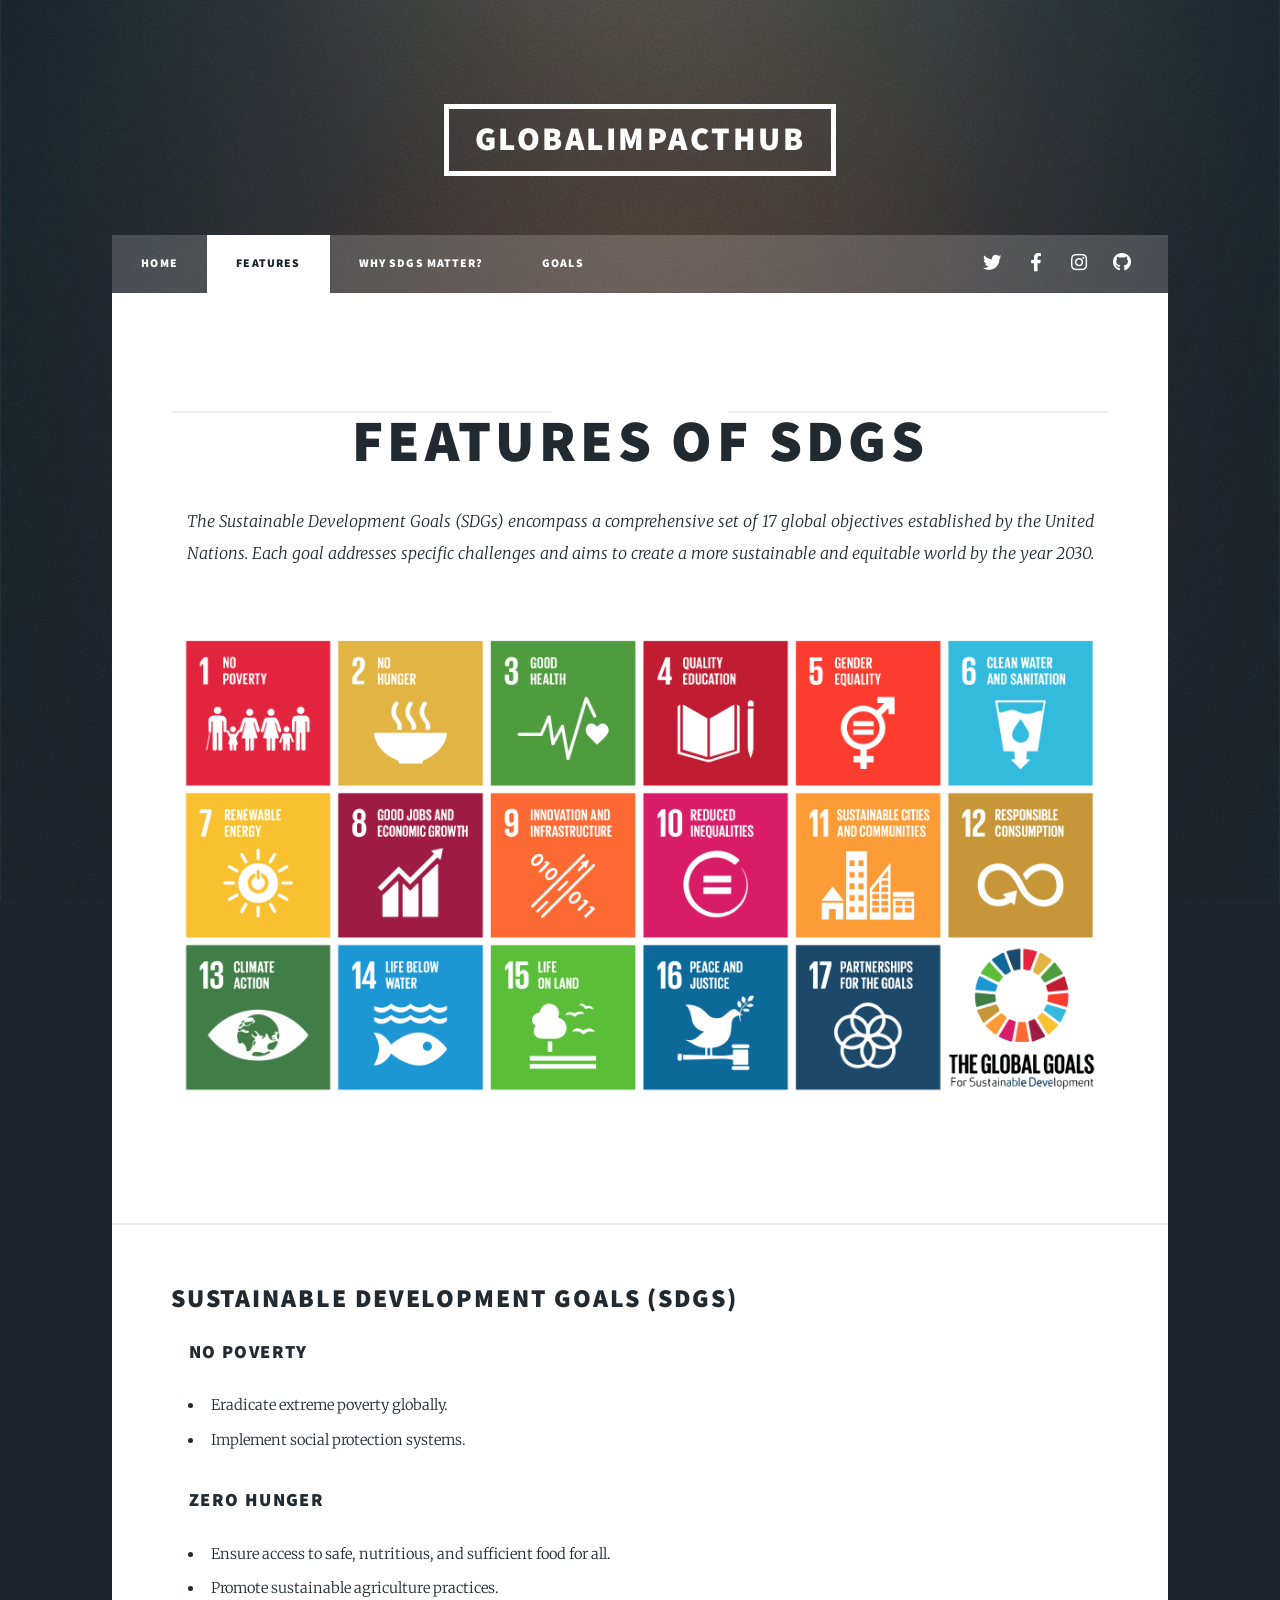
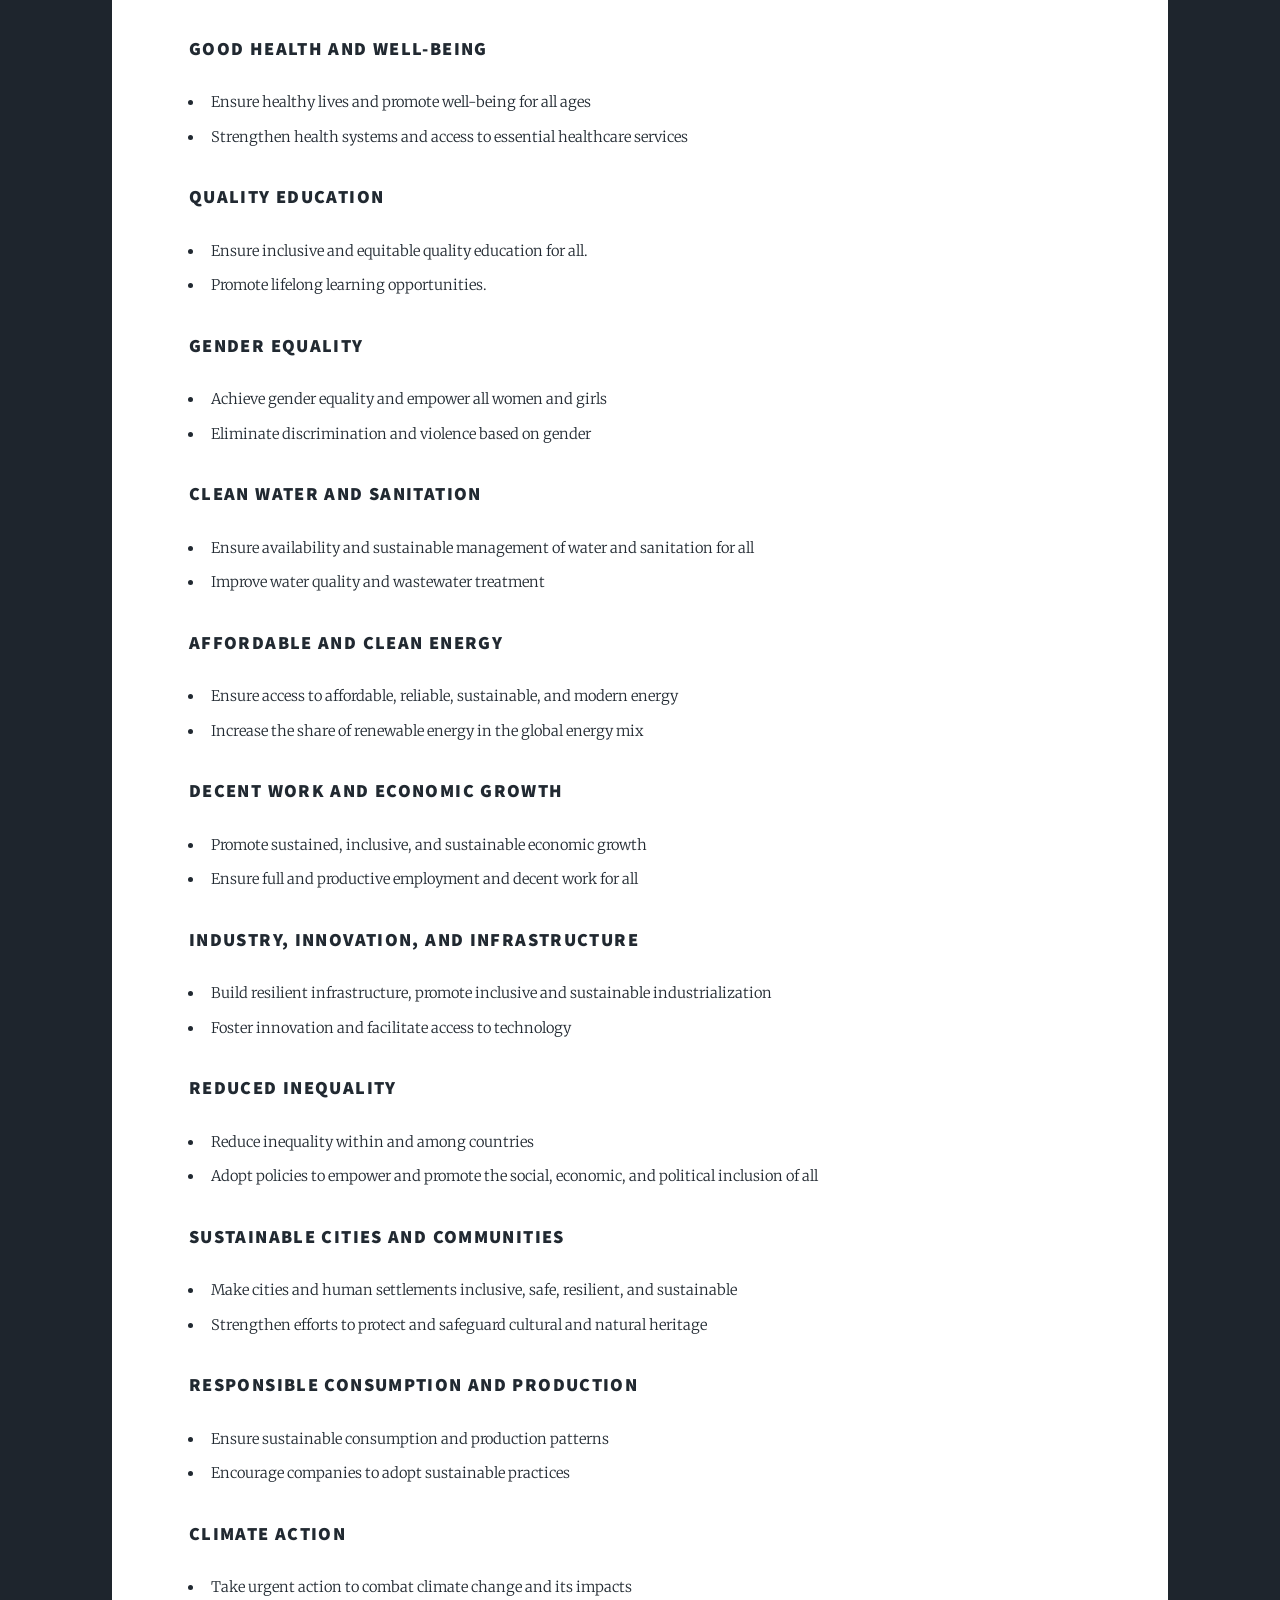
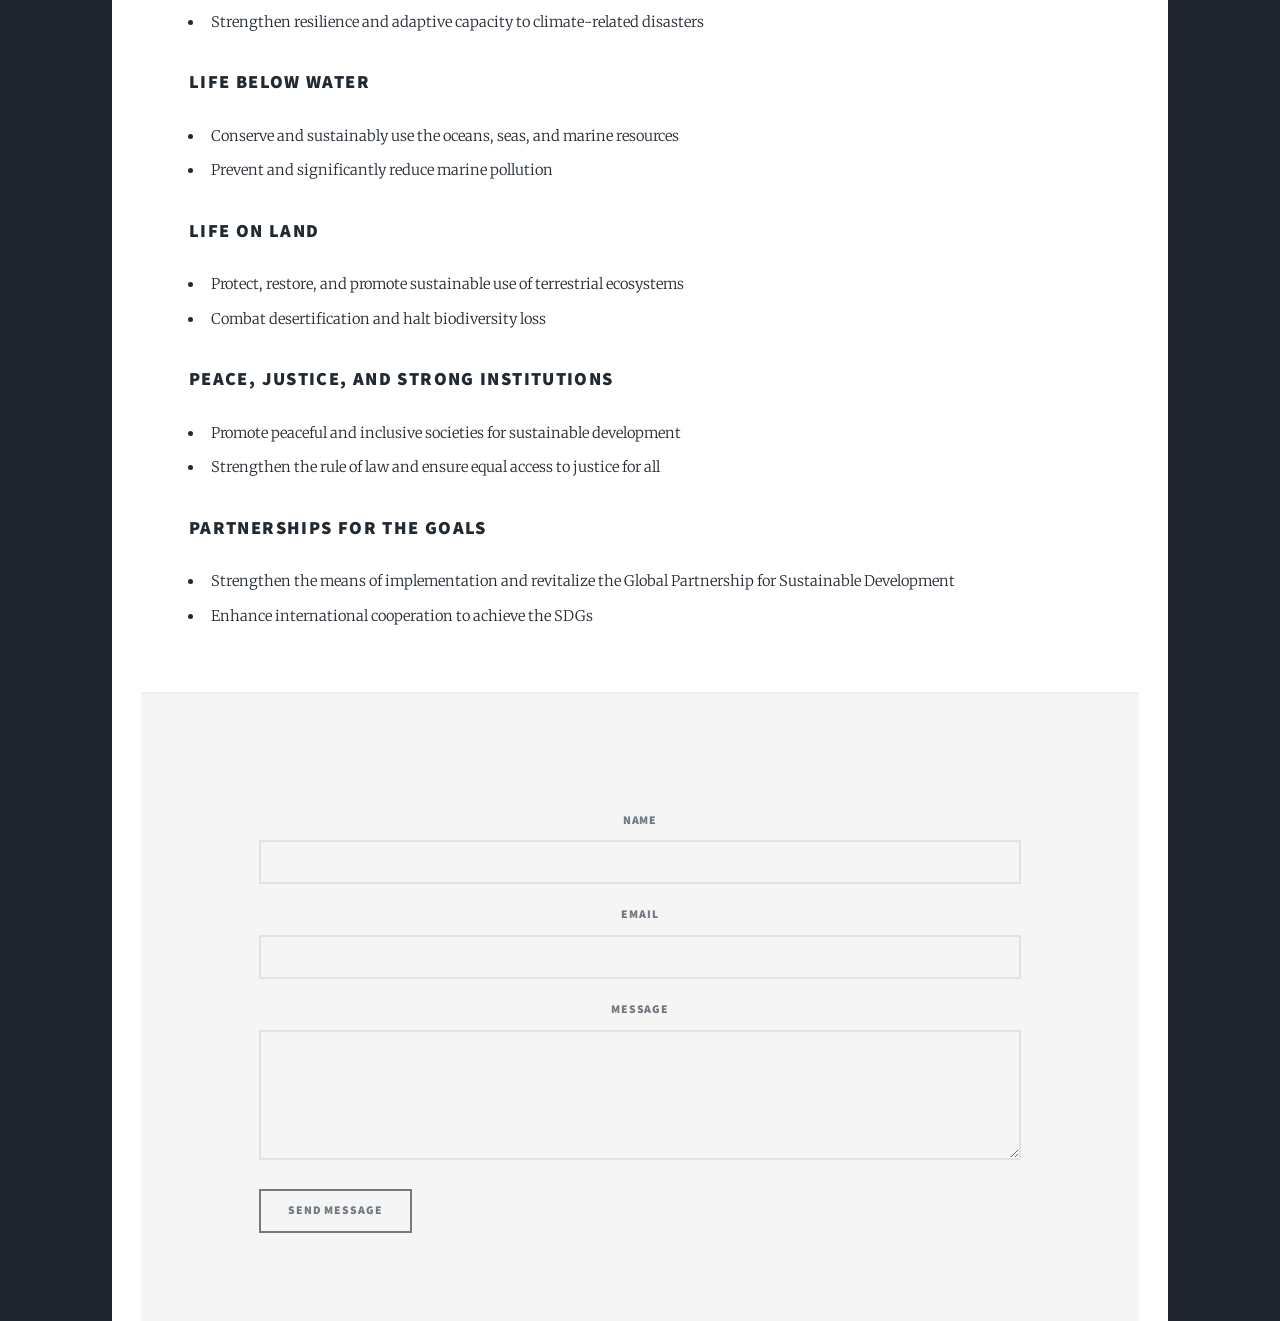
<file: intersch_web/generic.html>
<!DOCTYPE HTML>
<html>
	<head>
		<title>Features</title>
		<meta charset="utf-8" />
		<meta name="viewport" content="width=device-width, initial-scale=1, user-scalable=no" />
		<link rel="stylesheet" href="assets/css/main.css" />
		<noscript><link rel="stylesheet" href="assets/css/noscript.css" /></noscript>
	</head>
	<body class="is-preload">


			<div id="wrapper">

	
					<header id="header">
						<a href="index.html" class="logo">GLOBALIMPACTHUB</a>
					</header>


					<nav id="nav">
						<ul class="links">
							<li><a href="index.html">Home</a></li>
							<li class="active"><a href="generic.html">Features</a></li>
							<li><a href="whysdgmatter.html">Why SDGs Matter?</a></li>
							<li><a href="Goals.html">Goals</a></li>

						</ul>
						<ul class="icons">
							<li><a href="#" class="icon brands fa-twitter"><span class="label">Twitter</span></a></li>
							<li><a href="#" class="icon brands fa-facebook-f"><span class="label">Facebook</span></a></li>
							<li><a href="#" class="icon brands fa-instagram"><span class="label">Instagram</span></a></li>
							<li><a href="#" class="icon brands fa-github"><span class="label">GitHub</span></a></li>
						</ul>
					</nav>

					<div id="main">

	
							<section class="post">
								<header class="major">
									<span class="date"></span>
									<h1>Features of SDGs</h1>
									<p>The Sustainable Development Goals (SDGs) encompass a comprehensive set of 17 global objectives established by the United Nations.
										Each goal addresses specific challenges and aims to create a more sustainable and equitable world by the year 2030.</p>
								</header>
								<div class="image main"><img src="images/abt.png" alt="" /></div>
								
							</section>
							<section>
								<h2>Sustainable Development Goals (SDGs)</h2>
								<ol>
									
										<h3>No Poverty</h3>
										<ul>
											<li>Eradicate extreme poverty globally.</li>
											<li>Implement social protection systems.</li>
										</ul>
									
									
										<h3>Zero Hunger</h3>
										<ul>
											<li>Ensure access to safe, nutritious, and sufficient food for all.</li>
											<li>Promote sustainable agriculture practices.</li>
										</ul>
									
									
										<h3>Good Health and Well-being</h3>
										<ul>
											<li>Ensure healthy lives and promote well-being for all ages</li>
											<li>Strengthen health systems and access to essential healthcare services</li>
										</ul>

										<h3>Quality Education</h3>
										<ul>
											<li>Ensure inclusive and equitable quality education for all.</li>
											<li>Promote lifelong learning opportunities.</li>
										</ul>
	
										<h3>Gender Equality</h3>
										<ul>
											<li>Achieve gender equality and empower all women and girls</li>
											<li>Eliminate discrimination and violence based on gender</li>
										</ul>
					
										<h3>Clean Water and Sanitation</h3>
										<ul>
											<li>Ensure availability and sustainable management of water and sanitation for all</li>
											<li>Improve water quality and wastewater treatment</li>
										</ul>
						
										<h3>Affordable and Clean Energy</h3>
										<ul>
											<li>Ensure access to affordable, reliable, sustainable, and modern energy</li>
											<li>Increase the share of renewable energy in the global energy mix</li>
										</ul>
						
										<h3>Decent Work and Economic Growth</h3>
										<ul>
											<li>Promote sustained, inclusive, and sustainable economic growth</li>
											<li>Ensure full and productive employment and decent work for all</li>
										</ul>
								
										<h3>Industry, Innovation, and Infrastructure</h3>
										<ul>
											<li>Build resilient infrastructure, promote inclusive and sustainable industrialization</li>
											<li>Foster innovation and facilitate access to technology</li>
										</ul>
										

										<h3>Reduced Inequality</h3>
										<ul>
											<li>Reduce inequality within and among countries</li>
											<li>Adopt policies to empower and promote the social, economic, and political inclusion of all</li>
										</ul>


										<h3>Sustainable Cities and Communities</h3>
										<ul>
											<li>Make cities and human settlements inclusive, safe, resilient, and sustainable</li>
											<li>Strengthen efforts to protect and safeguard cultural and natural heritage</li>
										</ul>



										<h3>Responsible Consumption and Production</h3>
										<ul>
											<li>Ensure sustainable consumption and production patterns</li>
											<li>Encourage companies to adopt sustainable practices</li>
										</ul>


										<h3>Climate Action</h3>
										<ul>
											<li>Take urgent action to combat climate change and its impacts</li>
											<li>Strengthen resilience and adaptive capacity to climate-related disasters</li>
										</ul>
										<h3>Life Below Water</h3>
										<ul>
											<li>Conserve and sustainably use the oceans, seas, and marine resources</li>
											<li>Prevent and significantly reduce marine pollution</li>
										</ul>
										<h3>Life on Land</h3>
										<ul>
											<li>Protect, restore, and promote sustainable use of terrestrial ecosystems</li>
											<li>Combat desertification and halt biodiversity loss</li>
										</ul>
										<h3>Peace, Justice, and Strong Institutions</h3>
										<ul>
											<li>Promote peaceful and inclusive societies for sustainable development</li>
											<li>Strengthen the rule of law and ensure equal access to justice for all</li>
										</ul>
										<h3>Partnerships for the Goals</h3>
										<ul>
											<li>Strengthen the means of implementation and revitalize the Global Partnership for Sustainable Development</li>
											<li>Enhance international cooperation to achieve the SDGs</li>
										</ul>
										
									</li>


									

									
								</ol>
							</section>
							
							
							<footer id="footer">
								<section>
									<form method="post" action="#">
										<div class="fields">
											<div class="field">
												<label for="name">Name</label>
												<input type="text" name="name" id="name" />
											</div>
											<div class="field">
												<label for="email">Email</label>
												<input type="text" name="email" id="email" />
											</div>
											<div class="field">
												<label for="message">Message</label>
												<textarea name="message" id="message" rows="3"></textarea>
											</div>
										</div>
										<ul class="actions">
											<li><input type="submit" value="Send Message" /></li>
										</ul>
									</form>
								</section>
								
								</section>
							</footer>
						</section>
					</div>




							
						



			</div>

			<script src="assets/js/jquery.min.js"></script>
			<script src="assets/js/jquery.scrollex.min.js"></script>
			<script src="assets/js/jquery.scrolly.min.js"></script>
			<script src="assets/js/browser.min.js"></script>
			<script src="assets/js/breakpoints.min.js"></script>
			<script src="assets/js/util.js"></script>
			<script src="assets/js/main.js"></script>

	</body>
</html>
</file>
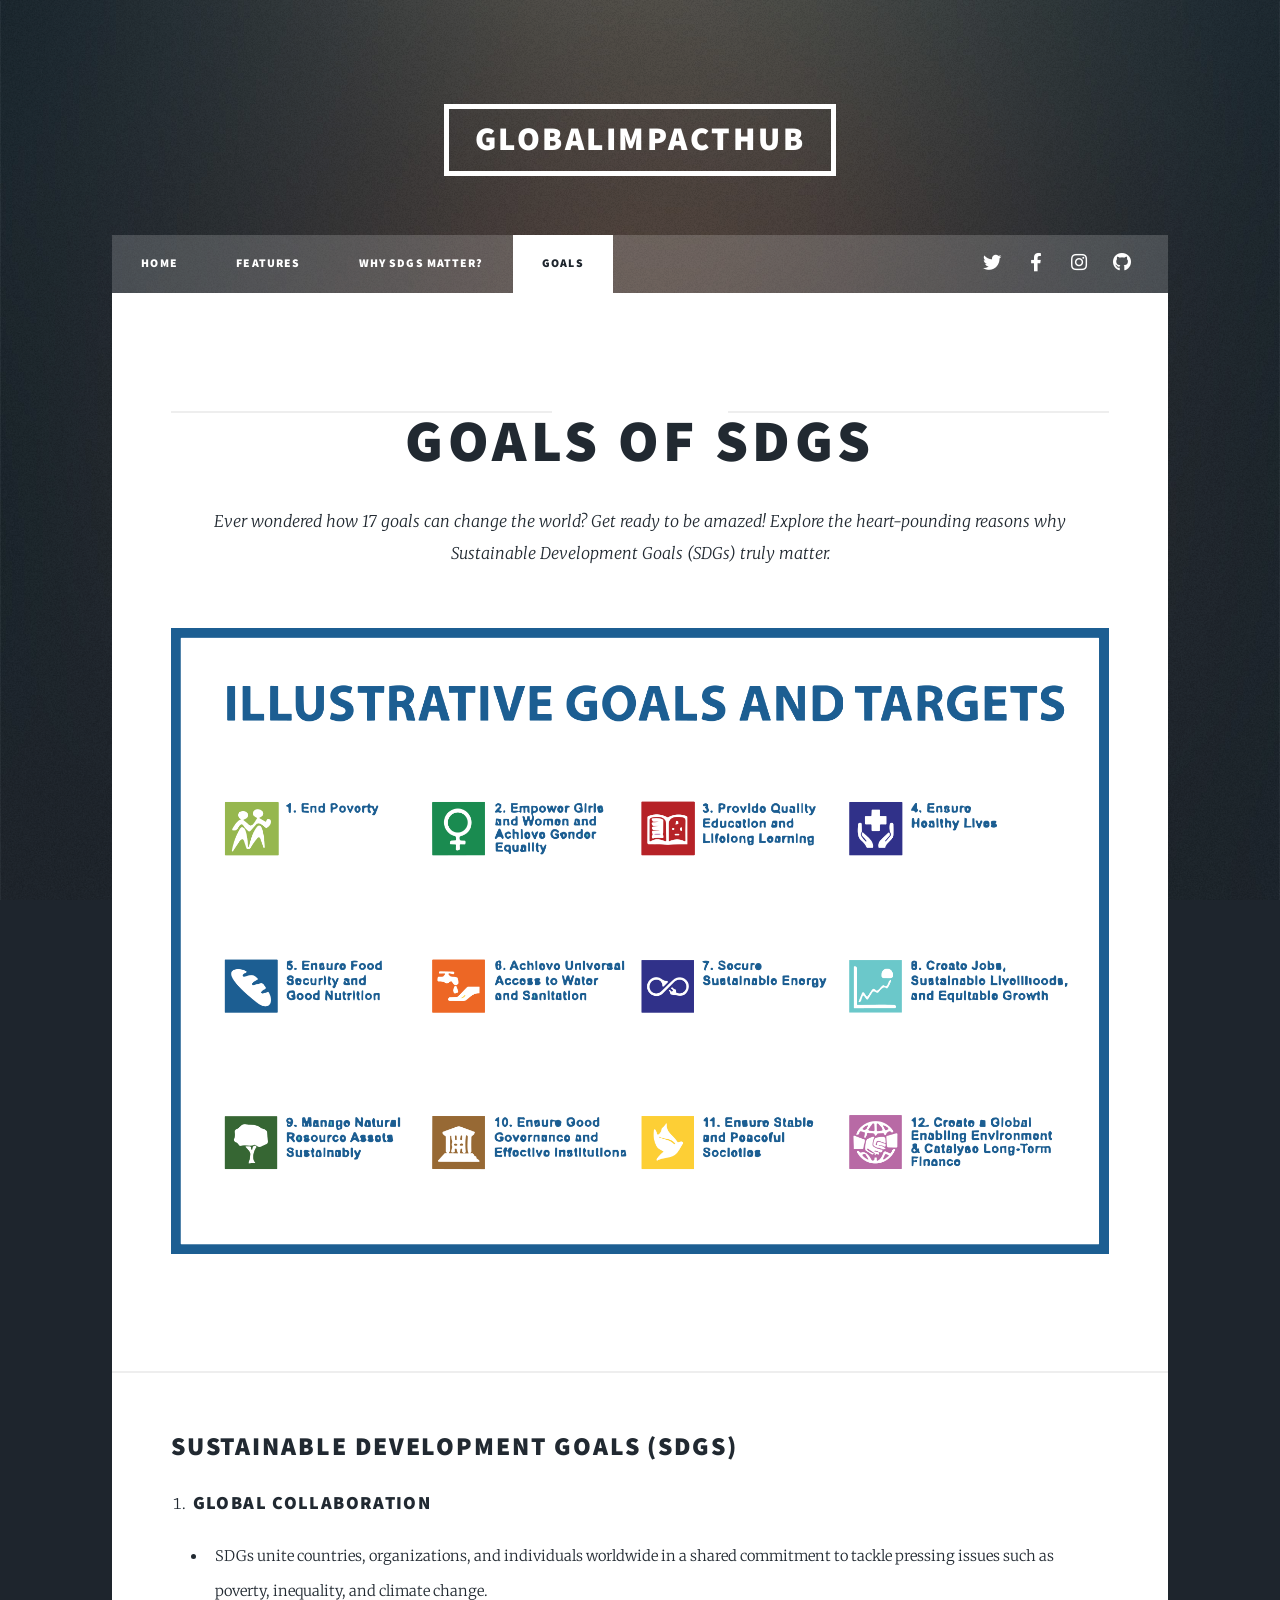
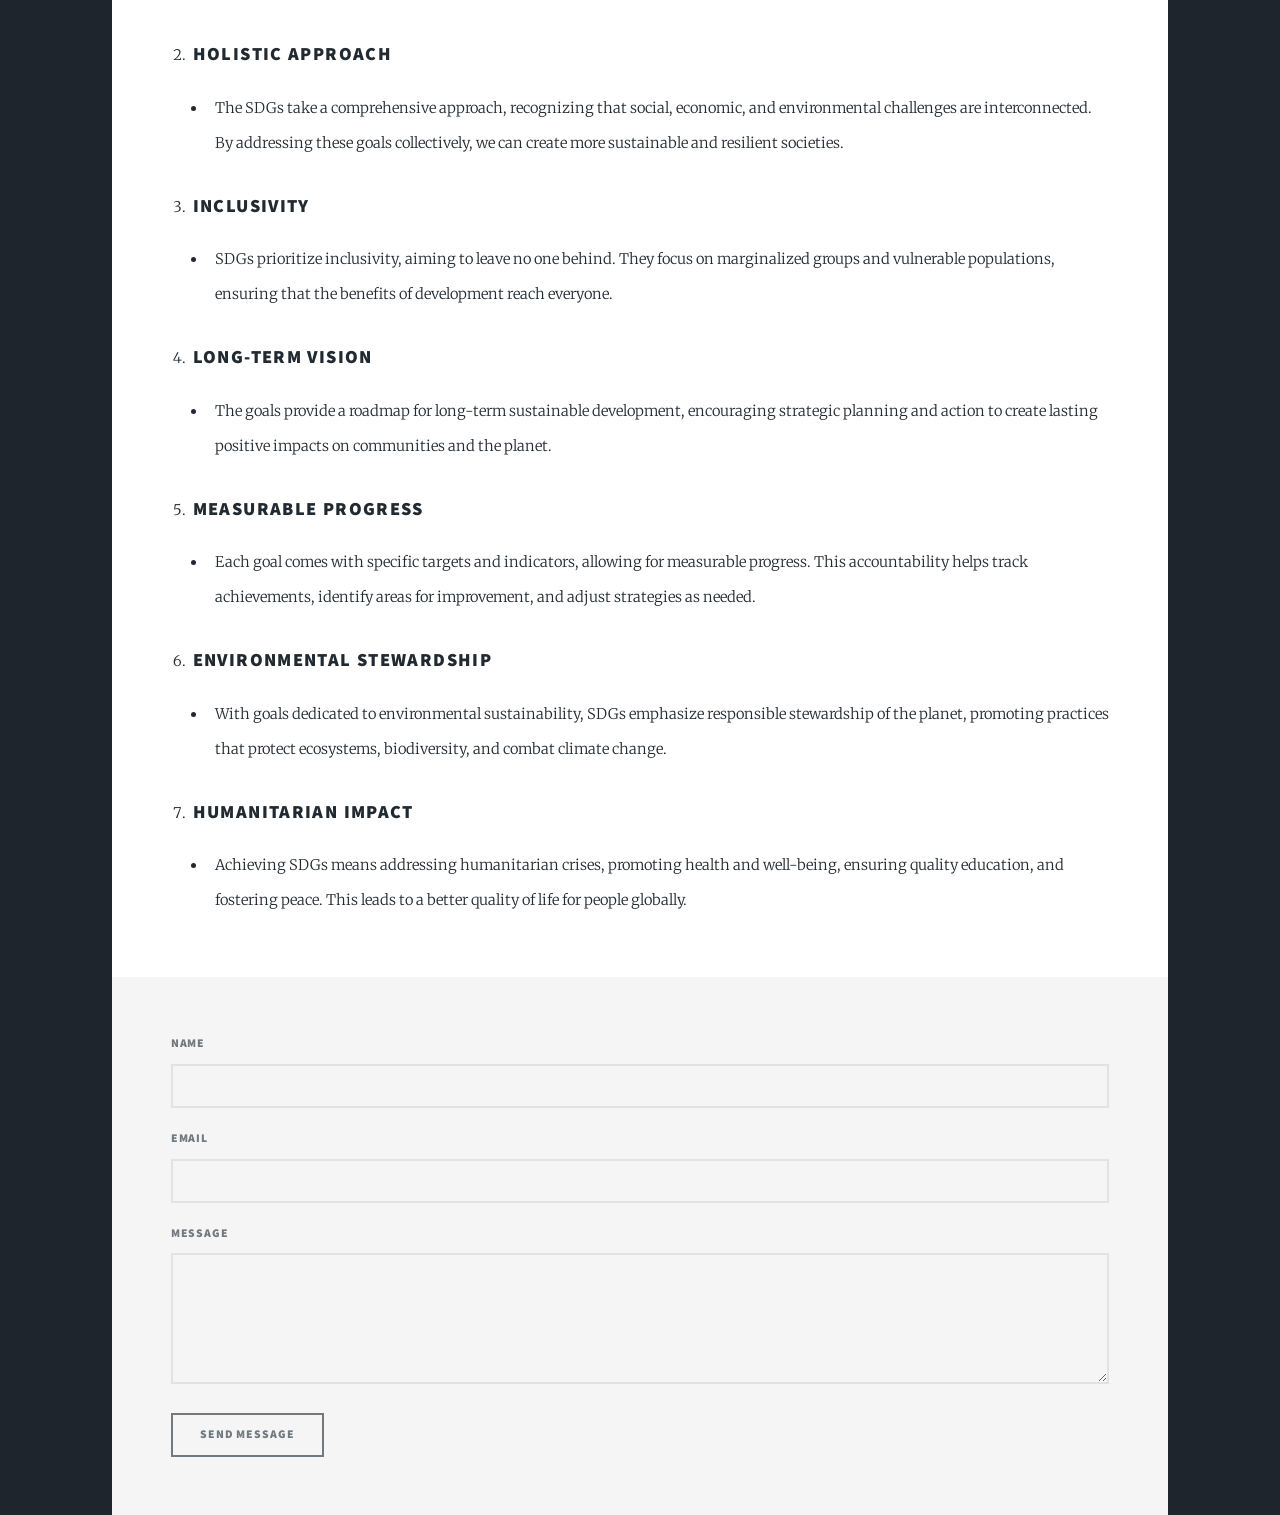
<file: intersch_web/Goals.html>
<!DOCTYPE HTML>
<html>
	<head>
		<title>Features</title>
		<meta charset="utf-8" />
		<meta name="viewport" content="width=device-width, initial-scale=1, user-scalable=no" />
		<link rel="stylesheet" href="assets/css/main.css" />
		<noscript><link rel="stylesheet" href="assets/css/noscript.css" /></noscript>
	</head>
	<body class="is-preload">

		
			<div id="wrapper">

				
					<header id="header">
						<a href="index.html" class="logo">GLOBALIMPACTHUB</a>
					</header>

				
					<nav id="nav">
						<ul class="links">
							<li><a href="index.html">Home</a></li>
							<li><a href="generic.html">Features</a></li>
							<li><a href="whysdgmatter.html">Why SDGs Matter?</a></li>
							<li class="active"><a href="Goals.html">Goals</a></li>
						</ul>
						<ul class="icons">
							<li><a href="#" class="icon brands fa-twitter"><span class="label">Twitter</span></a></li>
							<li><a href="#" class="icon brands fa-facebook-f"><span class="label">Facebook</span></a></li>
							<li><a href="#" class="icon brands fa-instagram"><span class="label">Instagram</span></a></li>
							<li><a href="#" class="icon brands fa-github"><span class="label">GitHub</span></a></li>
						</ul>
					</nav>

				
					<div id="main">

						
							<section class="post">
								<header class="major">
									<span class="date"></span>
									<h1>Goals of SDGs</h1>
									<p>Ever wondered how 17 goals can change the world? Get ready to be amazed!
										Explore the heart-pounding reasons why Sustainable Development Goals (SDGs) truly matter.</p>
								</header>
								<div class="image main"><img src="images/chals.png" alt="" /></div>
								
							</section>
							<section>
								<h2>Sustainable Development Goals (SDGs)</h2>
								<ol>
									<li>
										<h3>Global Collaboration</h3>
										<ul>
											<li>SDGs unite countries, organizations, and individuals worldwide in a shared commitment to tackle pressing issues such as poverty, inequality, and climate change.</li>
										</ul>
									</li>
									
									<li>
										<h3>Holistic Approach</h3>
										<ul>
											<li>The SDGs take a comprehensive approach, recognizing that social, economic, and environmental challenges are interconnected. By addressing these goals collectively, we can create more sustainable and resilient societies.</li>
										</ul>
									</li>
									
									<li>
										<h3>Inclusivity</h3>
										<ul>
											<li>SDGs prioritize inclusivity, aiming to leave no one behind. They focus on marginalized groups and vulnerable populations, ensuring that the benefits of development reach everyone.</li>
										</ul>
									</li>
									
									<li>
										<h3>Long-Term Vision</h3>
										<ul>
											<li>The goals provide a roadmap for long-term sustainable development, encouraging strategic planning and action to create lasting positive impacts on communities and the planet.</li>
										</ul>
									</li>
									
									<li>
										<h3>Measurable Progress</h3>
										<ul>
											<li>Each goal comes with specific targets and indicators, allowing for measurable progress. This accountability helps track achievements, identify areas for improvement, and adjust strategies as needed.</li>
										</ul>
									</li>
									
									<li>
										<h3>Environmental Stewardship</h3>
										<ul>
											<li>With goals dedicated to environmental sustainability, SDGs emphasize responsible stewardship of the planet, promoting practices that protect ecosystems, biodiversity, and combat climate change.</li>
										</ul>
									</li>
									
									<li>
										<h3>Humanitarian Impact</h3>
										<ul>
											<li>Achieving SDGs means addressing humanitarian crises, promoting health and well-being, ensuring quality education, and fostering peace. This leads to a better quality of life for people globally.</li>
										</ul>
									</li>
									
								</ol>
							</section>
			
						</section>
					</div>

					<footer id="footer">
						<section>
							<form method="post" action="#">
								<div class="fields">
									<div class="field">
										<label for="name">Name</label>
										<input type="text" name="name" id="name" />
									</div>
									<div class="field">
										<label for="email">Email</label>
										<input type="text" name="email" id="email" />
									</div>
									<div class="field">
										<label for="message">Message</label>
										<textarea name="message" id="message" rows="3"></textarea>
									</div>
								</div>
								<ul class="actions">
									<li><input type="submit" value="Send Message" /></li>
								</ul>
							</form>
						</section>
						
						</section>
					</footer>

			</div>


			<script src="assets/js/jquery.min.js"></script>
			<script src="assets/js/jquery.scrollex.min.js"></script>
			<script src="assets/js/jquery.scrolly.min.js"></script>
			<script src="assets/js/browser.min.js"></script>
			<script src="assets/js/breakpoints.min.js"></script>
			<script src="assets/js/util.js"></script>
			<script src="assets/js/main.js"></script>

	</body>
</html>
</file>
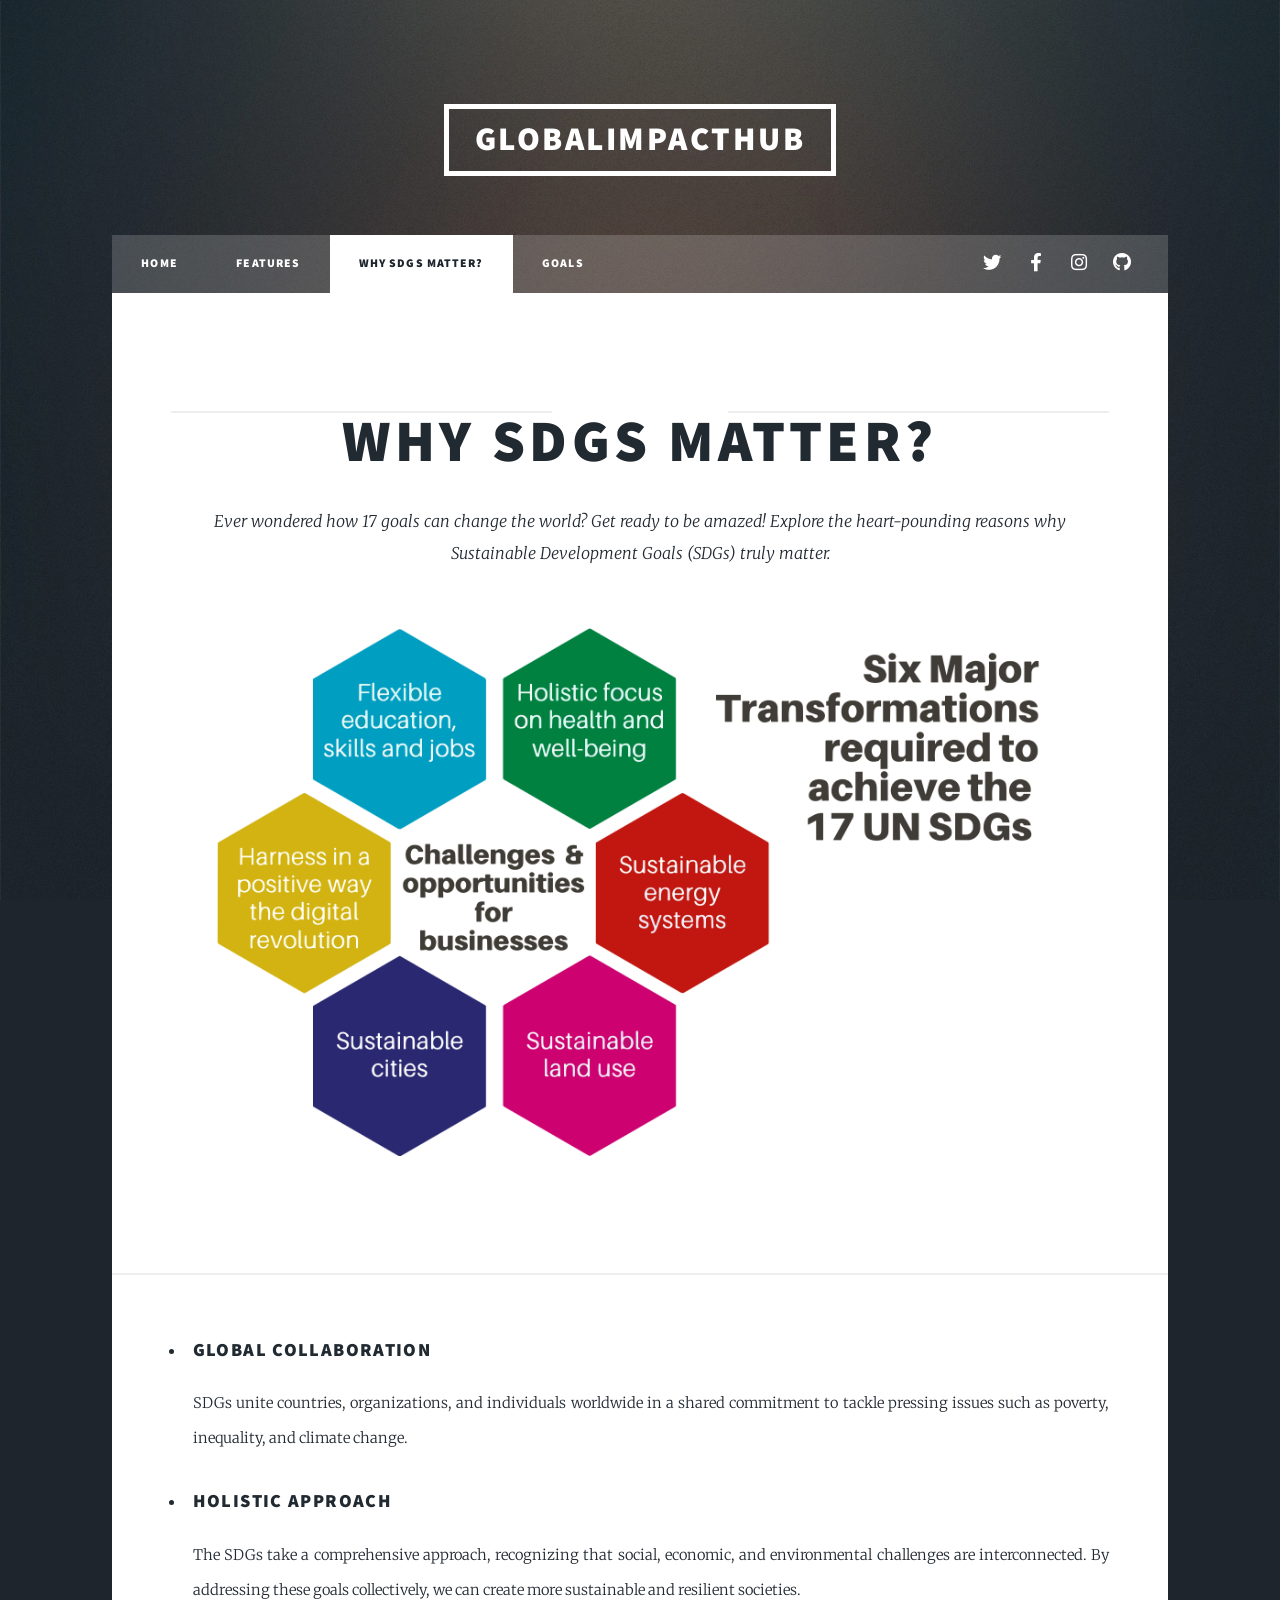
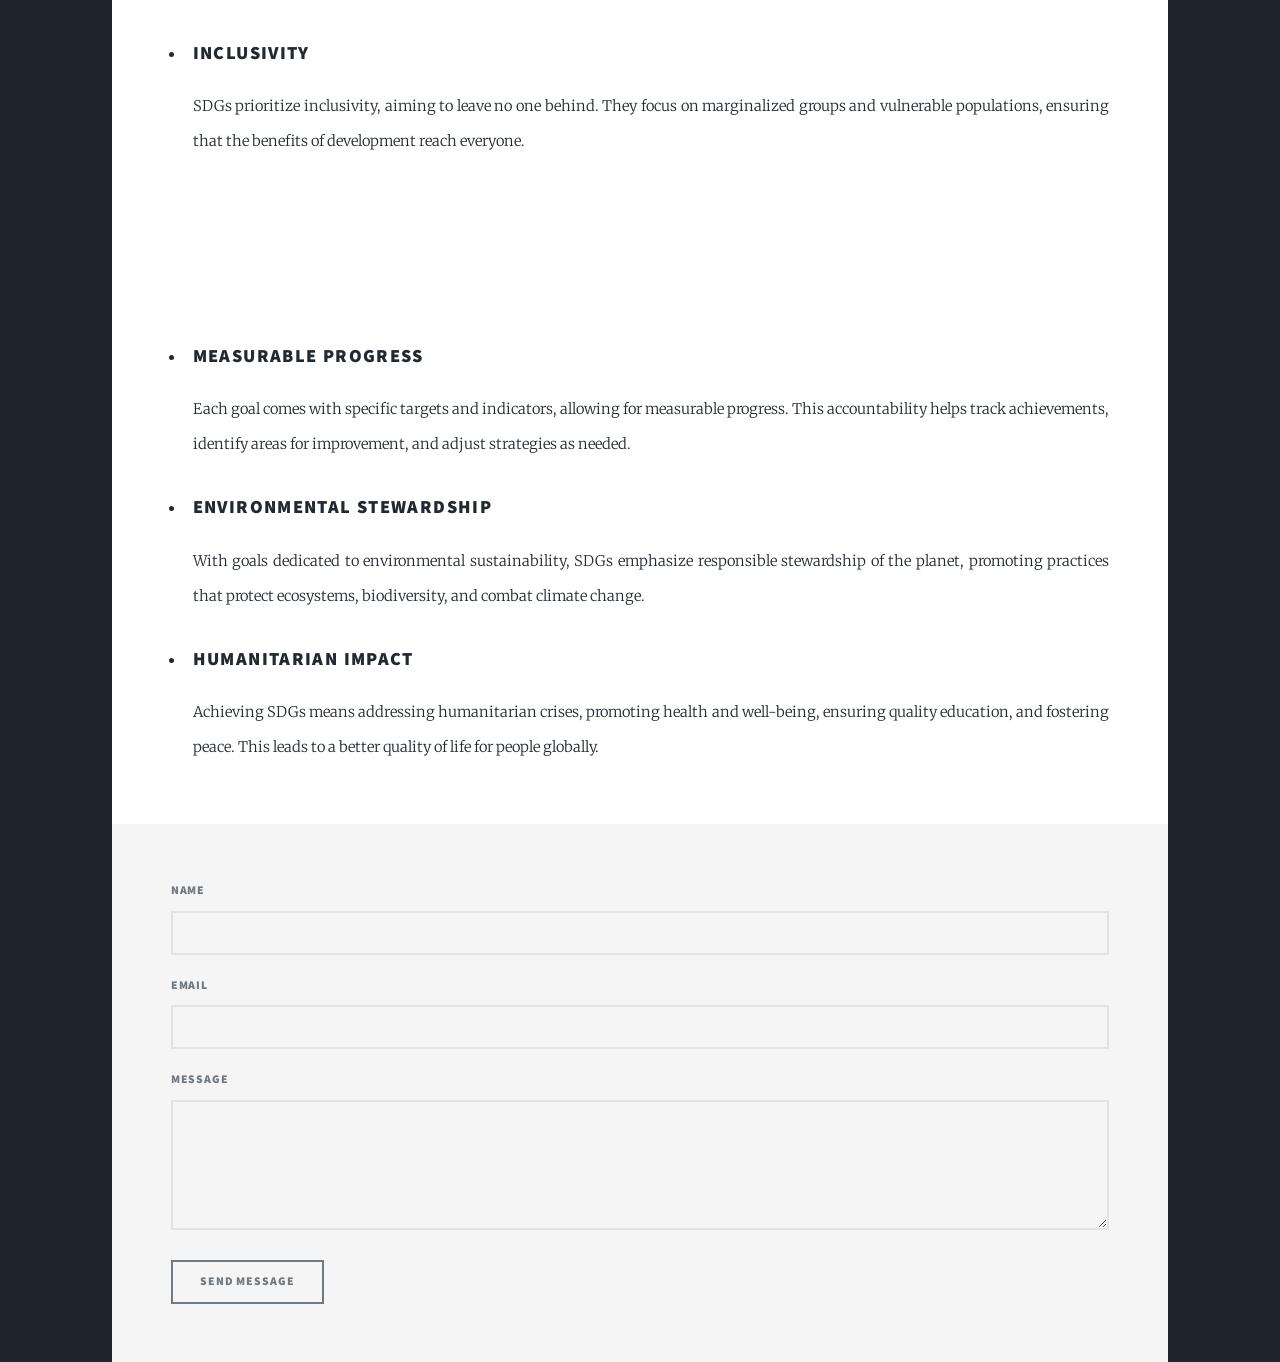
<file: intersch_web/whysdgmatter.html>
<!DOCTYPE HTML>
<html>
	<head>

		<style>
			ul {
				list-style-type: none;
				padding: 0;
			}
		
			li {
				opacity: 0;
				transform: translateX(-20px); /* Adjust the initial position */
				transition: opacity 0.8s ease-in-out, transform 0.8s ease-in-out;
			}
		
			li.visible {
				opacity: 1;
				transform: translateX(0);
			}
		</style>
		



		<title>Features</title>
		<meta charset="utf-8" />
		<meta name="viewport" content="width=device-width, initial-scale=1, user-scalable=no" />
		<link rel="stylesheet" href="assets/css/main.css" />
		<noscript><link rel="stylesheet" href="assets/css/noscript.css" /></noscript>
	</head>
	<body class="is-preload">

		
			<div id="wrapper">

				
					<header id="header">
						<a href="index.html" class="logo">GLOBALIMPACTHUB</a>
					</header>

				
					<nav id="nav">
						<ul class="links">
							<li><a href="index.html">Home</a></li>
							<li><a href="generic.html">Features</a></li>
							<li class="active"><a href="whysdgmatter.html">Why SDGs Matter?</a></li>
							<li><a href="Goals.html">Goals</a></li>

						</ul>
						<ul class="icons">
							<li><a href="#" class="icon brands fa-twitter"><span class="label">Twitter</span></a></li>
							<li><a href="#" class="icon brands fa-facebook-f"><span class="label">Facebook</span></a></li>
							<li><a href="#" class="icon brands fa-instagram"><span class="label">Instagram</span></a></li>
							<li><a href="#" class="icon brands fa-github"><span class="label">GitHub</span></a></li>
						</ul>
					</nav>

				
					<div id="main">

						
							<section class="post">
								<header class="major">
									<span class="date"></span>
									<h1>Why SDGs Matter?</h1>
									<p>Ever wondered how 17 goals can change the world? Get ready to be amazed!
										Explore the heart-pounding reasons why Sustainable Development Goals (SDGs) truly matter.</p>
								</header>
								<div class="image main"><img src="images/dat.png" alt="" /></div>
								
							</section>
							<section>
								<ul>
									<li>
										<h3>Global Collaboration</h3>
										<p>SDGs unite countries, organizations, and individuals worldwide in a shared commitment to tackle pressing issues such as poverty, inequality, and climate change.</p>
									</li>
								
									<li>
										<h3>Holistic Approach</h3>
										<p>The SDGs take a comprehensive approach, recognizing that social, economic, and environmental challenges are interconnected. By addressing these goals collectively, we can create more sustainable and resilient societies.</p>
									</li>
								
									<li>
										<h3>Inclusivity</h3>
										<p>SDGs prioritize inclusivity, aiming to leave no one behind. They focus on marginalized groups and vulnerable populations, ensuring that the benefits of development reach everyone.</p>
									</li>
								
									<li>
										<h3>Long-Term Vision</h3>
										<p>The goals provide a roadmap for long-term sustainable development, encouraging strategic planning and action to create lasting positive impacts on communities and the planet.</p>
									</li>
								
									<li>
										<h3>Measurable Progress</h3>
										<p>Each goal comes with specific targets and indicators, allowing for measurable progress. This accountability helps track achievements, identify areas for improvement, and adjust strategies as needed.</p>
									</li>
								
									<li>
										<h3>Environmental Stewardship</h3>
										<p>With goals dedicated to environmental sustainability, SDGs emphasize responsible stewardship of the planet, promoting practices that protect ecosystems, biodiversity, and combat climate change.</p>
									</li>
								
									<li>
										<h3>Humanitarian Impact</h3>
										<p>Achieving SDGs means addressing humanitarian crises, promoting health and well-being, ensuring quality education, and fostering peace. This leads to a better quality of life for people globally.</p>
									</li>
								</ul>
								
							</section>
			
						</section>
					</div>

				
			<footer id="footer">
				<section>
					<form method="post" action="#">
						<div class="fields">
							<div class="field">
								<label for="name">Name</label>
								<input type="text" name="name" id="name" />
							</div>
							<div class="field">
								<label for="email">Email</label>
								<input type="text" name="email" id="email" />
							</div>
							<div class="field">
								<label for="message">Message</label>
								<textarea name="message" id="message" rows="3"></textarea>
							</div>
						</div>
						<ul class="actions">
							<li><input type="submit" value="Send Message" /></li>
						</ul>
					</form>
				</section>
				
				</section>
			</footer>


			</div>


			

		
			<script src="assets/js/jquery.min.js"></script>
			<script src="assets/js/jquery.scrollex.min.js"></script>
			<script src="assets/js/jquery.scrolly.min.js"></script>
			<script src="assets/js/browser.min.js"></script>
			<script src="assets/js/breakpoints.min.js"></script>
			<script src="assets/js/util.js"></script>
			<script src="assets/js/main.js"></script>



			<script>
				document.addEventListener("DOMContentLoaded", function () {
					var listItems = document.querySelectorAll("li");
			
					function checkVisibility() {
						listItems.forEach(function (item) {
							var bounding = item.getBoundingClientRect();
							if (bounding.top >= 0 && bounding.top <= window.innerHeight - 100) {
								item.classList.add("visible");
							}
						});
					}
			
					window.addEventListener("scroll", checkVisibility);
					window.addEventListener("resize", checkVisibility);
			
					checkVisibility();
				});
			</script>
			

	</body>
</html>
</file>
<file: intersch_web/assets/css/main.css>
@import url(fontawesome-all.min.css);
@import url("https://fonts.googleapis.com/css?family=Merriweather:300,700,300italic,700italic|Source+Sans+Pro:900");


html, body, div, span, applet, object,
iframe, h1, h2, h3, h4, h5, h6, p, blockquote,
pre, a, abbr, acronym, address, big, cite,
code, del, dfn, em, img, ins, kbd, q, s, samp,
small, strike, strong, sub, sup, tt, var, b,
u, i, center, dl, dt, dd, ol, ul, li, fieldset,
form, label, legend, table, caption, tbody,
tfoot, thead, tr, th, td, article, aside,
canvas, details, embed, figure, figcaption,
footer, header, hgroup, menu, nav, output, ruby,
section, summary, time, mark, audio, video {
	margin: 0;
	padding: 0;
	border: 0;
	font-size: 100%;
	font: inherit;
	vertical-align: baseline;}

article, aside, details, figcaption, figure,
footer, header, hgroup, menu, nav, section {
	display: block;}

body {
	line-height: 1;
}

ol, ul {
	list-style: none;
}

blockquote, q {
	quotes: none;
}

	blockquote:before, blockquote:after, q:before, q:after {
		content: '';
		content: none;
	}

table {
	border-collapse: collapse;
	border-spacing: 0;
}

body {
	-webkit-text-size-adjust: none;
}

mark {
	background-color: transparent;
	color: inherit;
}

input::-moz-focus-inner {
	border: 0;
	padding: 0;
}

input, select, textarea {
	-moz-appearance: none;
	-webkit-appearance: none;
	-ms-appearance: none;
	appearance: none;
}

/* Basic */

	@-ms-viewport {
		width: device-width;
	}

	body {
		-ms-overflow-style: scrollbar;
	}

	@media screen and (max-width: 480px) {

		html, body {
			min-width: 320px;
		}

	}

	html {
		box-sizing: border-box;
	}

	*, *:before, *:after {
		box-sizing: inherit;
	}

	body {
		background-color: #1e252d;
	}

		body.is-preload *, body.is-preload *:before, body.is-preload *:after {
			-moz-animation: none !important;
			-webkit-animation: none !important;
			-ms-animation: none !important;
			animation: none !important;
			-moz-transition: none !important;
			-webkit-transition: none !important;
			-ms-transition: none !important;
			transition: none !important;
		}

/* Type */

	html {
		font-size: 16pt;
	}

		@media screen and (max-width: 1680px) {

			html {
				font-size: 12pt;
			}

		}

		@media screen and (max-width: 1280px) {

			html {
				font-size: 11pt;
			}

		}

		@media screen and (max-width: 360px) {

			html {
				font-size: 10pt;
			}

		}

	body {
		color: #212931;
	}

	body, input, select, textarea {
		font-family: "Merriweather", Georgia, serif;
		font-weight: 300;
		font-size: 1rem;
		line-height: 2.375;
	}

	a {
		-moz-transition: color 0.2s ease-in-out, background-color 0.2s ease-in-out, border-color 0.2s ease-in-out, box-shadow 0.2s ease-in-out;
		-webkit-transition: color 0.2s ease-in-out, background-color 0.2s ease-in-out, border-color 0.2s ease-in-out, box-shadow 0.2s ease-in-out;
		-ms-transition: color 0.2s ease-in-out, background-color 0.2s ease-in-out, border-color 0.2s ease-in-out, box-shadow 0.2s ease-in-out;
		transition: color 0.2s ease-in-out, background-color 0.2s ease-in-out, border-color 0.2s ease-in-out, box-shadow 0.2s ease-in-out;
		border-bottom: dotted 1px;
		text-decoration: none;
	}

		a:hover {
			border-bottom-color: transparent;
		}

	strong, b {
		font-weight: 600;
	}

	em, i {
		font-style: italic;
	}

	p {
		text-align: justify;
		margin: 0 0 2rem 0;
	}

	h1, h2, h3, h4, h5, h6 {
		font-family: "Source Sans Pro", Helvetica, sans-serif;
		font-weight: 900;
		line-height: 1.5;
		letter-spacing: 0.075em;
		text-transform: uppercase;
		margin: 0 0 1rem 0;
	}

		h1 a, h2 a, h3 a, h4 a, h5 a, h6 a {
			border-bottom: 0;
			color: inherit;
			text-decoration: none;
		}

	h1 {
		font-size: 4rem;
		line-height: 1.1;
		margin: 0 0 2rem 0;
	}

	h2 {
		font-size: 1.75rem;
		line-height: 1.3;
		margin: 0 0 1.5rem 0;
	}

	h3 {
		font-size: 1.25rem;
		margin: 0 0 1.5rem 0;
	}

	h4 {
		font-size: 1rem;
	}

	h5 {
		font-size: 0.9rem;
	}

	h6 {
		font-size: 0.8rem;
	}

	sub {
		font-size: 0.8rem;
		position: relative;
		top: 0.5rem;
	}

	sup {
		font-size: 0.8rem;
		position: relative;
		top: -0.5rem;
	}

	blockquote {
		border-left: solid 4px;
		font-style: italic;
		margin: 0 0 2rem 0;
		padding: 0.5rem 0 0.5rem 2rem;
	}

	code {
		border: solid 2px;
		font-family: "Courier New", monospace;
		font-size: 0.9rem;
		margin: 0 0.25rem;
		padding: 0.25rem 0.65rem;
	}

	pre {
		-webkit-overflow-scrolling: touch;
		font-family: "Courier New", monospace;
		font-size: 0.9rem;
		margin: 0 0 2rem 0;
	}

		pre code {
			display: block;
			line-height: 1.75;
			padding: 1rem 1.5rem;
			overflow-x: auto;
		}

	hr {
		border: 0;
		border-bottom: solid 2px;
		margin: 3rem 0;
	}

		hr.major {
			margin: 5rem 0;
		}

	.align-left {
		text-align: left;
	}

	.align-center {
		text-align: center;
	}

	.align-right {
		text-align: right;
	}

	input, select, textarea {
		color: #212931;
	}

	a {
		color: #212931;
		border-bottom-color: rgba(33, 41, 49, 0.5);
	}

		a:hover {
			border-bottom-color: transparent;
			color: #18bfef !important;
		}

	strong, b {
		color: #212931;
	}

	h1, h2, h3, h4, h5, h6 {
		color: #212931;
	}

	blockquote {
		border-left-color: #eeeeee;
	}

	code {
		background: rgba(220, 220, 220, 0.25);
		border-color: #eeeeee;
	}

	hr {
		border-bottom-color: #eeeeee;
	}

/* Row */

	.row {
		display: flex;
		flex-wrap: wrap;
		box-sizing: border-box;
		align-items: stretch;
	}

		.row > * {
			box-sizing: border-box;
		}

		.row.gtr-uniform > * > :last-child {
			margin-bottom: 0;
		}

		.row.aln-left {
			justify-content: flex-start;
		}

		.row.aln-center {
			justify-content: center;
		}

		.row.aln-right {
			justify-content: flex-end;
		}

		.row.aln-top {
			align-items: flex-start;
		}

		.row.aln-middle {
			align-items: center;
		}

		.row.aln-bottom {
			align-items: flex-end;
		}

		.row > .imp {
			order: -1;
		}

		.row > .col-1 {
			width: 8.33333%;
		}

		.row > .off-1 {
			margin-left: 8.33333%;
		}

		.row > .col-2 {
			width: 16.66667%;
		}

		.row > .off-2 {
			margin-left: 16.66667%;
		}

		.row > .col-3 {
			width: 25%;
		}

		.row > .off-3 {
			margin-left: 25%;
		}

		.row > .col-4 {
			width: 33.33333%;
		}

		.row > .off-4 {
			margin-left: 33.33333%;
		}

		.row > .col-5 {
			width: 41.66667%;
		}

		.row > .off-5 {
			margin-left: 41.66667%;
		}

		.row > .col-6 {
			width: 50%;
		}

		.row > .off-6 {
			margin-left: 50%;
		}

		.row > .col-7 {
			width: 58.33333%;
		}

		.row > .off-7 {
			margin-left: 58.33333%;
		}

		.row > .col-8 {
			width: 66.66667%;
		}

		.row > .off-8 {
			margin-left: 66.66667%;
		}

		.row > .col-9 {
			width: 75%;
		}

		.row > .off-9 {
			margin-left: 75%;
		}

		.row > .col-10 {
			width: 83.33333%;
		}

		.row > .off-10 {
			margin-left: 83.33333%;
		}

		.row > .col-11 {
			width: 91.66667%;
		}

		.row > .off-11 {
			margin-left: 91.66667%;
		}

		.row > .col-12 {
			width: 100%;
		}

		.row > .off-12 {
			margin-left: 100%;
		}

		.row.gtr-0 {
			margin-top: 0;
			margin-left: 0rem;
		}

			.row.gtr-0 > * {
				padding: 0 0 0 0rem;
			}

			.row.gtr-0.gtr-uniform {
				margin-top: 0rem;
			}

				.row.gtr-0.gtr-uniform > * {
					padding-top: 0rem;
				}

		.row.gtr-25 {
			margin-top: 0;
			margin-left: -0.375rem;
		}

			.row.gtr-25 > * {
				padding: 0 0 0 0.375rem;
			}

			.row.gtr-25.gtr-uniform {
				margin-top: -0.375rem;
			}

				.row.gtr-25.gtr-uniform > * {
					padding-top: 0.375rem;
				}

		.row.gtr-50 {
			margin-top: 0;
			margin-left: -0.75rem;
		}

			.row.gtr-50 > * {
				padding: 0 0 0 0.75rem;
			}

			.row.gtr-50.gtr-uniform {
				margin-top: -0.75rem;
			}

				.row.gtr-50.gtr-uniform > * {
					padding-top: 0.75rem;
				}

		.row {
			margin-top: 0;
			margin-left: -1.5rem;
		}

			.row > * {
				padding: 0 0 0 1.5rem;
			}

			.row.gtr-uniform {
				margin-top: -1.5rem;
			}

				.row.gtr-uniform > * {
					padding-top: 1.5rem;
				}

		.row.gtr-150 {
			margin-top: 0;
			margin-left: -2.25rem;
		}

			.row.gtr-150 > * {
				padding: 0 0 0 2.25rem;
			}

			.row.gtr-150.gtr-uniform {
				margin-top: -2.25rem;
			}

				.row.gtr-150.gtr-uniform > * {
					padding-top: 2.25rem;
				}

		.row.gtr-200 {
			margin-top: 0;
			margin-left: -3rem;
		}

			.row.gtr-200 > * {
				padding: 0 0 0 3rem;
			}

			.row.gtr-200.gtr-uniform {
				margin-top: -3rem;
			}

				.row.gtr-200.gtr-uniform > * {
					padding-top: 3rem;
				}

		@media screen and (max-width: 1680px) {

			.row {
				display: flex;
				flex-wrap: wrap;
				box-sizing: border-box;
				align-items: stretch;
			}

				.row > * {
					box-sizing: border-box;
				}

				.row.gtr-uniform > * > :last-child {
					margin-bottom: 0;
				}

				.row.aln-left {
					justify-content: flex-start;
				}

				.row.aln-center {
					justify-content: center;
				}

				.row.aln-right {
					justify-content: flex-end;
				}

				.row.aln-top {
					align-items: flex-start;
				}

				.row.aln-middle {
					align-items: center;
				}

				.row.aln-bottom {
					align-items: flex-end;
				}

				.row > .imp-xlarge {
					order: -1;
				}

				.row > .col-1-xlarge {
					width: 8.33333%;
				}

				.row > .off-1-xlarge {
					margin-left: 8.33333%;
				}

				.row > .col-2-xlarge {
					width: 16.66667%;
				}

				.row > .off-2-xlarge {
					margin-left: 16.66667%;
				}

				.row > .col-3-xlarge {
					width: 25%;
				}

				.row > .off-3-xlarge {
					margin-left: 25%;
				}

				.row > .col-4-xlarge {
					width: 33.33333%;
				}

				.row > .off-4-xlarge {
					margin-left: 33.33333%;
				}

				.row > .col-5-xlarge {
					width: 41.66667%;
				}

				.row > .off-5-xlarge {
					margin-left: 41.66667%;
				}

				.row > .col-6-xlarge {
					width: 50%;
				}

				.row > .off-6-xlarge {
					margin-left: 50%;
				}

				.row > .col-7-xlarge {
					width: 58.33333%;
				}

				.row > .off-7-xlarge {
					margin-left: 58.33333%;
				}

				.row > .col-8-xlarge {
					width: 66.66667%;
				}

				.row > .off-8-xlarge {
					margin-left: 66.66667%;
				}

				.row > .col-9-xlarge {
					width: 75%;
				}

				.row > .off-9-xlarge {
					margin-left: 75%;
				}

				.row > .col-10-xlarge {
					width: 83.33333%;
				}

				.row > .off-10-xlarge {
					margin-left: 83.33333%;
				}

				.row > .col-11-xlarge {
					width: 91.66667%;
				}

				.row > .off-11-xlarge {
					margin-left: 91.66667%;
				}

				.row > .col-12-xlarge {
					width: 100%;
				}

				.row > .off-12-xlarge {
					margin-left: 100%;
				}

				.row.gtr-0 {
					margin-top: 0;
					margin-left: 0rem;
				}

					.row.gtr-0 > * {
						padding: 0 0 0 0rem;
					}

					.row.gtr-0.gtr-uniform {
						margin-top: 0rem;
					}

						.row.gtr-0.gtr-uniform > * {
							padding-top: 0rem;
						}

				.row.gtr-25 {
					margin-top: 0;
					margin-left: -0.375rem;
				}

					.row.gtr-25 > * {
						padding: 0 0 0 0.375rem;
					}

					.row.gtr-25.gtr-uniform {
						margin-top: -0.375rem;
					}

						.row.gtr-25.gtr-uniform > * {
							padding-top: 0.375rem;
						}

				.row.gtr-50 {
					margin-top: 0;
					margin-left: -0.75rem;
				}

					.row.gtr-50 > * {
						padding: 0 0 0 0.75rem;
					}

					.row.gtr-50.gtr-uniform {
						margin-top: -0.75rem;
					}

						.row.gtr-50.gtr-uniform > * {
							padding-top: 0.75rem;
						}

				.row {
					margin-top: 0;
					margin-left: -1.5rem;
				}

					.row > * {
						padding: 0 0 0 1.5rem;
					}

					.row.gtr-uniform {
						margin-top: -1.5rem;
					}

						.row.gtr-uniform > * {
							padding-top: 1.5rem;
						}

				.row.gtr-150 {
					margin-top: 0;
					margin-left: -2.25rem;
				}

					.row.gtr-150 > * {
						padding: 0 0 0 2.25rem;
					}

					.row.gtr-150.gtr-uniform {
						margin-top: -2.25rem;
					}

						.row.gtr-150.gtr-uniform > * {
							padding-top: 2.25rem;
						}

				.row.gtr-200 {
					margin-top: 0;
					margin-left: -3rem;
				}

					.row.gtr-200 > * {
						padding: 0 0 0 3rem;
					}

					.row.gtr-200.gtr-uniform {
						margin-top: -3rem;
					}

						.row.gtr-200.gtr-uniform > * {
							padding-top: 3rem;
						}

		}

		@media screen and (max-width: 1280px) {

			.row {
				display: flex;
				flex-wrap: wrap;
				box-sizing: border-box;
				align-items: stretch;
			}

				.row > * {
					box-sizing: border-box;
				}

				.row.gtr-uniform > * > :last-child {
					margin-bottom: 0;
				}

				.row.aln-left {
					justify-content: flex-start;
				}

				.row.aln-center {
					justify-content: center;
				}

				.row.aln-right {
					justify-content: flex-end;
				}

				.row.aln-top {
					align-items: flex-start;
				}

				.row.aln-middle {
					align-items: center;
				}

				.row.aln-bottom {
					align-items: flex-end;
				}

				.row > .imp-large {
					order: -1;
				}

				.row > .col-1-large {
					width: 8.33333%;
				}

				.row > .off-1-large {
					margin-left: 8.33333%;
				}

				.row > .col-2-large {
					width: 16.66667%;
				}

				.row > .off-2-large {
					margin-left: 16.66667%;
				}

				.row > .col-3-large {
					width: 25%;
				}

				.row > .off-3-large {
					margin-left: 25%;
				}

				.row > .col-4-large {
					width: 33.33333%;
				}

				.row > .off-4-large {
					margin-left: 33.33333%;
				}

				.row > .col-5-large {
					width: 41.66667%;
				}

				.row > .off-5-large {
					margin-left: 41.66667%;
				}

				.row > .col-6-large {
					width: 50%;
				}

				.row > .off-6-large {
					margin-left: 50%;
				}

				.row > .col-7-large {
					width: 58.33333%;
				}

				.row > .off-7-large {
					margin-left: 58.33333%;
				}

				.row > .col-8-large {
					width: 66.66667%;
				}

				.row > .off-8-large {
					margin-left: 66.66667%;
				}

				.row > .col-9-large {
					width: 75%;
				}

				.row > .off-9-large {
					margin-left: 75%;
				}

				.row > .col-10-large {
					width: 83.33333%;
				}

				.row > .off-10-large {
					margin-left: 83.33333%;
				}

				.row > .col-11-large {
					width: 91.66667%;
				}

				.row > .off-11-large {
					margin-left: 91.66667%;
				}

				.row > .col-12-large {
					width: 100%;
				}

				.row > .off-12-large {
					margin-left: 100%;
				}

				.row.gtr-0 {
					margin-top: 0;
					margin-left: 0rem;
				}

					.row.gtr-0 > * {
						padding: 0 0 0 0rem;
					}

					.row.gtr-0.gtr-uniform {
						margin-top: 0rem;
					}

						.row.gtr-0.gtr-uniform > * {
							padding-top: 0rem;
						}

				.row.gtr-25 {
					margin-top: 0;
					margin-left: -0.375rem;
				}

					.row.gtr-25 > * {
						padding: 0 0 0 0.375rem;
					}

					.row.gtr-25.gtr-uniform {
						margin-top: -0.375rem;
					}

						.row.gtr-25.gtr-uniform > * {
							padding-top: 0.375rem;
						}

				.row.gtr-50 {
					margin-top: 0;
					margin-left: -0.75rem;
				}

					.row.gtr-50 > * {
						padding: 0 0 0 0.75rem;
					}

					.row.gtr-50.gtr-uniform {
						margin-top: -0.75rem;
					}

						.row.gtr-50.gtr-uniform > * {
							padding-top: 0.75rem;
						}

				.row {
					margin-top: 0;
					margin-left: -1.5rem;
				}

					.row > * {
						padding: 0 0 0 1.5rem;
					}

					.row.gtr-uniform {
						margin-top: -1.5rem;
					}

						.row.gtr-uniform > * {
							padding-top: 1.5rem;
						}

				.row.gtr-150 {
					margin-top: 0;
					margin-left: -2.25rem;
				}

					.row.gtr-150 > * {
						padding: 0 0 0 2.25rem;
					}

					.row.gtr-150.gtr-uniform {
						margin-top: -2.25rem;
					}

						.row.gtr-150.gtr-uniform > * {
							padding-top: 2.25rem;
						}

				.row.gtr-200 {
					margin-top: 0;
					margin-left: -3rem;
				}

					.row.gtr-200 > * {
						padding: 0 0 0 3rem;
					}

					.row.gtr-200.gtr-uniform {
						margin-top: -3rem;
					}

						.row.gtr-200.gtr-uniform > * {
							padding-top: 3rem;
						}

		}

		@media screen and (max-width: 980px) {

			.row {
				display: flex;
				flex-wrap: wrap;
				box-sizing: border-box;
				align-items: stretch;
			}

				.row > * {
					box-sizing: border-box;
				}

				.row.gtr-uniform > * > :last-child {
					margin-bottom: 0;
				}

				.row.aln-left {
					justify-content: flex-start;
				}

				.row.aln-center {
					justify-content: center;
				}

				.row.aln-right {
					justify-content: flex-end;
				}

				.row.aln-top {
					align-items: flex-start;
				}

				.row.aln-middle {
					align-items: center;
				}

				.row.aln-bottom {
					align-items: flex-end;
				}

				.row > .imp-medium {
					order: -1;
				}

				.row > .col-1-medium {
					width: 8.33333%;
				}

				.row > .off-1-medium {
					margin-left: 8.33333%;
				}

				.row > .col-2-medium {
					width: 16.66667%;
				}

				.row > .off-2-medium {
					margin-left: 16.66667%;
				}

				.row > .col-3-medium {
					width: 25%;
				}

				.row > .off-3-medium {
					margin-left: 25%;
				}

				.row > .col-4-medium {
					width: 33.33333%;
				}

				.row > .off-4-medium {
					margin-left: 33.33333%;
				}

				.row > .col-5-medium {
					width: 41.66667%;
				}

				.row > .off-5-medium {
					margin-left: 41.66667%;
				}

				.row > .col-6-medium {
					width: 50%;
				}

				.row > .off-6-medium {
					margin-left: 50%;
				}

				.row > .col-7-medium {
					width: 58.33333%;
				}

				.row > .off-7-medium {
					margin-left: 58.33333%;
				}

				.row > .col-8-medium {
					width: 66.66667%;
				}

				.row > .off-8-medium {
					margin-left: 66.66667%;
				}

				.row > .col-9-medium {
					width: 75%;
				}

				.row > .off-9-medium {
					margin-left: 75%;
				}

				.row > .col-10-medium {
					width: 83.33333%;
				}

				.row > .off-10-medium {
					margin-left: 83.33333%;
				}

				.row > .col-11-medium {
					width: 91.66667%;
				}

				.row > .off-11-medium {
					margin-left: 91.66667%;
				}

				.row > .col-12-medium {
					width: 100%;
				}

				.row > .off-12-medium {
					margin-left: 100%;
				}

				.row.gtr-0 {
					margin-top: 0;
					margin-left: 0rem;
				}

					.row.gtr-0 > * {
						padding: 0 0 0 0rem;
					}

					.row.gtr-0.gtr-uniform {
						margin-top: 0rem;
					}

						.row.gtr-0.gtr-uniform > * {
							padding-top: 0rem;
						}

				.row.gtr-25 {
					margin-top: 0;
					margin-left: -0.375rem;
				}

					.row.gtr-25 > * {
						padding: 0 0 0 0.375rem;
					}

					.row.gtr-25.gtr-uniform {
						margin-top: -0.375rem;
					}

						.row.gtr-25.gtr-uniform > * {
							padding-top: 0.375rem;
						}

				.row.gtr-50 {
					margin-top: 0;
					margin-left: -0.75rem;
				}

					.row.gtr-50 > * {
						padding: 0 0 0 0.75rem;
					}

					.row.gtr-50.gtr-uniform {
						margin-top: -0.75rem;
					}

						.row.gtr-50.gtr-uniform > * {
							padding-top: 0.75rem;
						}

				.row {
					margin-top: 0;
					margin-left: -1.5rem;
				}

					.row > * {
						padding: 0 0 0 1.5rem;
					}

					.row.gtr-uniform {
						margin-top: -1.5rem;
					}

						.row.gtr-uniform > * {
							padding-top: 1.5rem;
						}

				.row.gtr-150 {
					margin-top: 0;
					margin-left: -2.25rem;
				}

					.row.gtr-150 > * {
						padding: 0 0 0 2.25rem;
					}

					.row.gtr-150.gtr-uniform {
						margin-top: -2.25rem;
					}

						.row.gtr-150.gtr-uniform > * {
							padding-top: 2.25rem;
						}

				.row.gtr-200 {
					margin-top: 0;
					margin-left: -3rem;
				}

					.row.gtr-200 > * {
						padding: 0 0 0 3rem;
					}

					.row.gtr-200.gtr-uniform {
						margin-top: -3rem;
					}

						.row.gtr-200.gtr-uniform > * {
							padding-top: 3rem;
						}

		}

		@media screen and (max-width: 736px) {

			.row {
				display: flex;
				flex-wrap: wrap;
				box-sizing: border-box;
				align-items: stretch;
			}

				.row > * {
					box-sizing: border-box;
				}

				.row.gtr-uniform > * > :last-child {
					margin-bottom: 0;
				}

				.row.aln-left {
					justify-content: flex-start;
				}

				.row.aln-center {
					justify-content: center;
				}

				.row.aln-right {
					justify-content: flex-end;
				}

				.row.aln-top {
					align-items: flex-start;
				}

				.row.aln-middle {
					align-items: center;
				}

				.row.aln-bottom {
					align-items: flex-end;
				}

				.row > .imp-small {
					order: -1;
				}

				.row > .col-1-small {
					width: 8.33333%;
				}

				.row > .off-1-small {
					margin-left: 8.33333%;
				}

				.row > .col-2-small {
					width: 16.66667%;
				}

				.row > .off-2-small {
					margin-left: 16.66667%;
				}

				.row > .col-3-small {
					width: 25%;
				}

				.row > .off-3-small {
					margin-left: 25%;
				}

				.row > .col-4-small {
					width: 33.33333%;
				}

				.row > .off-4-small {
					margin-left: 33.33333%;
				}

				.row > .col-5-small {
					width: 41.66667%;
				}

				.row > .off-5-small {
					margin-left: 41.66667%;
				}

				.row > .col-6-small {
					width: 50%;
				}

				.row > .off-6-small {
					margin-left: 50%;
				}

				.row > .col-7-small {
					width: 58.33333%;
				}

				.row > .off-7-small {
					margin-left: 58.33333%;
				}

				.row > .col-8-small {
					width: 66.66667%;
				}

				.row > .off-8-small {
					margin-left: 66.66667%;
				}

				.row > .col-9-small {
					width: 75%;
				}

				.row > .off-9-small {
					margin-left: 75%;
				}

				.row > .col-10-small {
					width: 83.33333%;
				}

				.row > .off-10-small {
					margin-left: 83.33333%;
				}

				.row > .col-11-small {
					width: 91.66667%;
				}

				.row > .off-11-small {
					margin-left: 91.66667%;
				}

				.row > .col-12-small {
					width: 100%;
				}

				.row > .off-12-small {
					margin-left: 100%;
				}

				.row.gtr-0 {
					margin-top: 0;
					margin-left: 0rem;
				}

					.row.gtr-0 > * {
						padding: 0 0 0 0rem;
					}

					.row.gtr-0.gtr-uniform {
						margin-top: 0rem;
					}

						.row.gtr-0.gtr-uniform > * {
							padding-top: 0rem;
						}

				.row.gtr-25 {
					margin-top: 0;
					margin-left: -0.375rem;
				}

					.row.gtr-25 > * {
						padding: 0 0 0 0.375rem;
					}

					.row.gtr-25.gtr-uniform {
						margin-top: -0.375rem;
					}

						.row.gtr-25.gtr-uniform > * {
							padding-top: 0.375rem;
						}

				.row.gtr-50 {
					margin-top: 0;
					margin-left: -0.75rem;
				}

					.row.gtr-50 > * {
						padding: 0 0 0 0.75rem;
					}

					.row.gtr-50.gtr-uniform {
						margin-top: -0.75rem;
					}

						.row.gtr-50.gtr-uniform > * {
							padding-top: 0.75rem;
						}

				.row {
					margin-top: 0;
					margin-left: -1.5rem;
				}

					.row > * {
						padding: 0 0 0 1.5rem;
					}

					.row.gtr-uniform {
						margin-top: -1.5rem;
					}

						.row.gtr-uniform > * {
							padding-top: 1.5rem;
						}

				.row.gtr-150 {
					margin-top: 0;
					margin-left: -2.25rem;
				}

					.row.gtr-150 > * {
						padding: 0 0 0 2.25rem;
					}

					.row.gtr-150.gtr-uniform {
						margin-top: -2.25rem;
					}

						.row.gtr-150.gtr-uniform > * {
							padding-top: 2.25rem;
						}

				.row.gtr-200 {
					margin-top: 0;
					margin-left: -3rem;
				}

					.row.gtr-200 > * {
						padding: 0 0 0 3rem;
					}

					.row.gtr-200.gtr-uniform {
						margin-top: -3rem;
					}

						.row.gtr-200.gtr-uniform > * {
							padding-top: 3rem;
						}

		}

		@media screen and (max-width: 480px) {

			.row {
				display: flex;
				flex-wrap: wrap;
				box-sizing: border-box;
				align-items: stretch;
			}

				.row > * {
					box-sizing: border-box;
				}

				.row.gtr-uniform > * > :last-child {
					margin-bottom: 0;
				}

				.row.aln-left {
					justify-content: flex-start;
				}

				.row.aln-center {
					justify-content: center;
				}

				.row.aln-right {
					justify-content: flex-end;
				}

				.row.aln-top {
					align-items: flex-start;
				}

				.row.aln-middle {
					align-items: center;
				}

				.row.aln-bottom {
					align-items: flex-end;
				}

				.row > .imp-xsmall {
					order: -1;
				}

				.row > .col-1-xsmall {
					width: 8.33333%;
				}

				.row > .off-1-xsmall {
					margin-left: 8.33333%;
				}

				.row > .col-2-xsmall {
					width: 16.66667%;
				}

				.row > .off-2-xsmall {
					margin-left: 16.66667%;
				}

				.row > .col-3-xsmall {
					width: 25%;
				}

				.row > .off-3-xsmall {
					margin-left: 25%;
				}

				.row > .col-4-xsmall {
					width: 33.33333%;
				}

				.row > .off-4-xsmall {
					margin-left: 33.33333%;
				}

				.row > .col-5-xsmall {
					width: 41.66667%;
				}

				.row > .off-5-xsmall {
					margin-left: 41.66667%;
				}

				.row > .col-6-xsmall {
					width: 50%;
				}

				.row > .off-6-xsmall {
					margin-left: 50%;
				}

				.row > .col-7-xsmall {
					width: 58.33333%;
				}

				.row > .off-7-xsmall {
					margin-left: 58.33333%;
				}

				.row > .col-8-xsmall {
					width: 66.66667%;
				}

				.row > .off-8-xsmall {
					margin-left: 66.66667%;
				}

				.row > .col-9-xsmall {
					width: 75%;
				}

				.row > .off-9-xsmall {
					margin-left: 75%;
				}

				.row > .col-10-xsmall {
					width: 83.33333%;
				}

				.row > .off-10-xsmall {
					margin-left: 83.33333%;
				}

				.row > .col-11-xsmall {
					width: 91.66667%;
				}

				.row > .off-11-xsmall {
					margin-left: 91.66667%;
				}

				.row > .col-12-xsmall {
					width: 100%;
				}

				.row > .off-12-xsmall {
					margin-left: 100%;
				}

				.row.gtr-0 {
					margin-top: 0;
					margin-left: 0rem;
				}

					.row.gtr-0 > * {
						padding: 0 0 0 0rem;
					}

					.row.gtr-0.gtr-uniform {
						margin-top: 0rem;
					}

						.row.gtr-0.gtr-uniform > * {
							padding-top: 0rem;
						}

				.row.gtr-25 {
					margin-top: 0;
					margin-left: -0.375rem;
				}

					.row.gtr-25 > * {
						padding: 0 0 0 0.375rem;
					}

					.row.gtr-25.gtr-uniform {
						margin-top: -0.375rem;
					}

						.row.gtr-25.gtr-uniform > * {
							padding-top: 0.375rem;
						}

				.row.gtr-50 {
					margin-top: 0;
					margin-left: -0.75rem;
				}

					.row.gtr-50 > * {
						padding: 0 0 0 0.75rem;
					}

					.row.gtr-50.gtr-uniform {
						margin-top: -0.75rem;
					}

						.row.gtr-50.gtr-uniform > * {
							padding-top: 0.75rem;
						}

				.row {
					margin-top: 0;
					margin-left: -1.5rem;
				}

					.row > * {
						padding: 0 0 0 1.5rem;
					}

					.row.gtr-uniform {
						margin-top: -1.5rem;
					}

						.row.gtr-uniform > * {
							padding-top: 1.5rem;
						}

				.row.gtr-150 {
					margin-top: 0;
					margin-left: -2.25rem;
				}

					.row.gtr-150 > * {
						padding: 0 0 0 2.25rem;
					}

					.row.gtr-150.gtr-uniform {
						margin-top: -2.25rem;
					}

						.row.gtr-150.gtr-uniform > * {
							padding-top: 2.25rem;
						}

				.row.gtr-200 {
					margin-top: 0;
					margin-left: -3rem;
				}

					.row.gtr-200 > * {
						padding: 0 0 0 3rem;
					}

					.row.gtr-200.gtr-uniform {
						margin-top: -3rem;
					}

						.row.gtr-200.gtr-uniform > * {
							padding-top: 3rem;
						}

		}

		@media screen and (max-width: 360px) {

			.row {
				display: flex;
				flex-wrap: wrap;
				box-sizing: border-box;
				align-items: stretch;
			}

				.row > * {
					box-sizing: border-box;
				}

				.row.gtr-uniform > * > :last-child {
					margin-bottom: 0;
				}

				.row.aln-left {
					justify-content: flex-start;
				}

				.row.aln-center {
					justify-content: center;
				}

				.row.aln-right {
					justify-content: flex-end;
				}

				.row.aln-top {
					align-items: flex-start;
				}

				.row.aln-middle {
					align-items: center;
				}

				.row.aln-bottom {
					align-items: flex-end;
				}

				.row > .imp-xxsmall {
					order: -1;
				}

				.row > .col-1-xxsmall {
					width: 8.33333%;
				}

				.row > .off-1-xxsmall {
					margin-left: 8.33333%;
				}

				.row > .col-2-xxsmall {
					width: 16.66667%;
				}

				.row > .off-2-xxsmall {
					margin-left: 16.66667%;
				}

				.row > .col-3-xxsmall {
					width: 25%;
				}

				.row > .off-3-xxsmall {
					margin-left: 25%;
				}

				.row > .col-4-xxsmall {
					width: 33.33333%;
				}

				.row > .off-4-xxsmall {
					margin-left: 33.33333%;
				}

				.row > .col-5-xxsmall {
					width: 41.66667%;
				}

				.row > .off-5-xxsmall {
					margin-left: 41.66667%;
				}

				.row > .col-6-xxsmall {
					width: 50%;
				}

				.row > .off-6-xxsmall {
					margin-left: 50%;
				}

				.row > .col-7-xxsmall {
					width: 58.33333%;
				}

				.row > .off-7-xxsmall {
					margin-left: 58.33333%;
				}

				.row > .col-8-xxsmall {
					width: 66.66667%;
				}

				.row > .off-8-xxsmall {
					margin-left: 66.66667%;
				}

				.row > .col-9-xxsmall {
					width: 75%;
				}

				.row > .off-9-xxsmall {
					margin-left: 75%;
				}

				.row > .col-10-xxsmall {
					width: 83.33333%;
				}

				.row > .off-10-xxsmall {
					margin-left: 83.33333%;
				}

				.row > .col-11-xxsmall {
					width: 91.66667%;
				}

				.row > .off-11-xxsmall {
					margin-left: 91.66667%;
				}

				.row > .col-12-xxsmall {
					width: 100%;
				}

				.row > .off-12-xxsmall {
					margin-left: 100%;
				}

				.row.gtr-0 {
					margin-top: 0;
					margin-left: 0rem;
				}

					.row.gtr-0 > * {
						padding: 0 0 0 0rem;
					}

					.row.gtr-0.gtr-uniform {
						margin-top: 0rem;
					}

						.row.gtr-0.gtr-uniform > * {
							padding-top: 0rem;
						}

				.row.gtr-25 {
					margin-top: 0;
					margin-left: -0.375rem;
				}

					.row.gtr-25 > * {
						padding: 0 0 0 0.375rem;
					}

					.row.gtr-25.gtr-uniform {
						margin-top: -0.375rem;
					}

						.row.gtr-25.gtr-uniform > * {
							padding-top: 0.375rem;
						}

				.row.gtr-50 {
					margin-top: 0;
					margin-left: -0.75rem;
				}

					.row.gtr-50 > * {
						padding: 0 0 0 0.75rem;
					}

					.row.gtr-50.gtr-uniform {
						margin-top: -0.75rem;
					}

						.row.gtr-50.gtr-uniform > * {
							padding-top: 0.75rem;
						}

				.row {
					margin-top: 0;
					margin-left: -1.5rem;
				}

					.row > * {
						padding: 0 0 0 1.5rem;
					}

					.row.gtr-uniform {
						margin-top: -1.5rem;
					}

						.row.gtr-uniform > * {
							padding-top: 1.5rem;
						}

				.row.gtr-150 {
					margin-top: 0;
					margin-left: -2.25rem;
				}

					.row.gtr-150 > * {
						padding: 0 0 0 2.25rem;
					}

					.row.gtr-150.gtr-uniform {
						margin-top: -2.25rem;
					}

						.row.gtr-150.gtr-uniform > * {
							padding-top: 2.25rem;
						}

				.row.gtr-200 {
					margin-top: 0;
					margin-left: -3rem;
				}

					.row.gtr-200 > * {
						padding: 0 0 0 3rem;
					}

					.row.gtr-200.gtr-uniform {
						margin-top: -3rem;
					}

						.row.gtr-200.gtr-uniform > * {
							padding-top: 3rem;
						}

		}

/* Box */

	.box {
		border: solid 2px;
		margin-bottom: 2rem;
		padding: 1.5rem;
	}

		.box > :last-child,
		.box > :last-child > :last-child,
		.box > :last-child > :last-child > :last-child {
			margin-bottom: 0;
		}

		.box.alt {
			border: 0;
			border-radius: 0;
			padding: 0;
		}

	.box {
		border-color: #eeeeee;
	}

/* Button */

	input[type="submit"],
	input[type="reset"],
	input[type="button"],
	button,
	.button {
		-moz-appearance: none;
		-webkit-appearance: none;
		-ms-appearance: none;
		appearance: none;
		-moz-transition: background-color 0.2s ease-in-out, box-shadow 0.2s ease-in-out, color 0.2s ease-in-out;
		-webkit-transition: background-color 0.2s ease-in-out, box-shadow 0.2s ease-in-out, color 0.2s ease-in-out;
		-ms-transition: background-color 0.2s ease-in-out, box-shadow 0.2s ease-in-out, color 0.2s ease-in-out;
		transition: background-color 0.2s ease-in-out, box-shadow 0.2s ease-in-out, color 0.2s ease-in-out;
		border: 0;
		border-radius: 0;
		cursor: pointer;
		display: inline-block;
		font-family: "Source Sans Pro", Helvetica, sans-serif;
		font-size: 0.8rem;
		font-weight: 900;
		letter-spacing: 0.075em;
		height: 3rem;
		line-height: 3rem;
		padding: 0 2rem;
		text-align: center;
		text-decoration: none;
		text-transform: uppercase;
		white-space: nowrap;
	}

		input[type="submit"].icon:before,
		input[type="reset"].icon:before,
		input[type="button"].icon:before,
		button.icon:before,
		.button.icon:before {
			margin-right: 0.5rem;
		}

		input[type="submit"].icon.solo,
		input[type="reset"].icon.solo,
		input[type="button"].icon.solo,
		button.icon.solo,
		.button.icon.solo {
			position: relative;
			width: 4rem;
			height: 4rem;
			line-height: 4rem;
			border-radius: 4rem;
			text-indent: 4rem;
			overflow: hidden;
			padding: 0;
			white-space: nowrap;
		}

			input[type="submit"].icon.solo:before,
			input[type="reset"].icon.solo:before,
			input[type="button"].icon.solo:before,
			button.icon.solo:before,
			.button.icon.solo:before {
				position: absolute;
				display: block;
				top: 0;
				left: 0;
				width: inherit;
				height: inherit;
				line-height: inherit;
				font-size: 1.25rem;
				margin-right: 0;
				text-align: center;
				text-indent: 0;
			}

		input[type="submit"].fit,
		input[type="reset"].fit,
		input[type="button"].fit,
		button.fit,
		.button.fit {
			width: 100%;
		}

		input[type="submit"].small,
		input[type="reset"].small,
		input[type="button"].small,
		button.small,
		.button.small {
			font-size: 0.7rem;
			height: 2.5rem;
			line-height: 2.5rem;
			padding: 0 1.5rem;
		}

		input[type="submit"].large,
		input[type="reset"].large,
		input[type="button"].large,
		button.large,
		.button.large {
			font-size: 0.9rem;
			height: 3.5rem;
			line-height: 3.5rem;
			padding: 0 2.75rem;
		}

		@media screen and (max-width: 980px) {

			input[type="submit"],
			input[type="reset"],
			input[type="button"],
			button,
			.button {
				font-size: 0.9rem;
				height: 3.25rem;
				line-height: 3.25rem;
			}

				input[type="submit"].large,
				input[type="reset"].large,
				input[type="button"].large,
				button.large,
				.button.large {
					font-size: 1rem;
					height: 3.75rem;
					line-height: 3.75rem;
				}

		}

		input[type="submit"].disabled, input[type="submit"]:disabled,
		input[type="reset"].disabled,
		input[type="reset"]:disabled,
		input[type="button"].disabled,
		input[type="button"]:disabled,
		button.disabled,
		button:disabled,
		.button.disabled,
		.button:disabled {
			pointer-events: none;
			opacity: 0.25;
		}

	input[type="submit"],
	input[type="reset"],
	input[type="button"],
	button,
	.button {
		background-color: transparent;
		box-shadow: inset 0 0 0 2px #212931;
		color: #212931 !important;
	}

		input[type="submit"]:hover,
		input[type="reset"]:hover,
		input[type="button"]:hover,
		button:hover,
		.button:hover {
			box-shadow: inset 0 0 0 2px #18bfef;
			color: #18bfef !important;
		}

		input[type="submit"].primary,
		input[type="reset"].primary,
		input[type="button"].primary,
		button.primary,
		.button.primary {
			background-color: #212931;
			box-shadow: none;
			color: #ffffff !important;
		}

			input[type="submit"].primary:hover,
			input[type="reset"].primary:hover,
			input[type="button"].primary:hover,
			button.primary:hover,
			.button.primary:hover {
				background-color: #18bfef;
			}

/* Form */

	form {
		margin: 0 0 2rem 0;
	}

		form > :last-child {
			margin-bottom: 0;
		}

		form > .fields {
			display: -moz-flex;
			display: -webkit-flex;
			display: -ms-flex;
			display: flex;
			-moz-flex-wrap: wrap;
			-webkit-flex-wrap: wrap;
			-ms-flex-wrap: wrap;
			flex-wrap: wrap;
			width: calc(100% + 3rem);
			margin: -1.5rem 0 2rem -1.5rem;
		}

			form > .fields > .field {
				-moz-flex-grow: 0;
				-webkit-flex-grow: 0;
				-ms-flex-grow: 0;
				flex-grow: 0;
				-moz-flex-shrink: 0;
				-webkit-flex-shrink: 0;
				-ms-flex-shrink: 0;
				flex-shrink: 0;
				padding: 1.5rem 0 0 1.5rem;
				width: calc(100% - 1.5rem);
			}

				form > .fields > .field.half {
					width: calc(50% - 0.75rem);
				}

				form > .fields > .field.third {
					width: calc(100%/3 - 0.5rem);
				}

				form > .fields > .field.quarter {
					width: calc(25% - 0.375rem);
				}

		@media screen and (max-width: 480px) {

			form > .fields {
				width: calc(100% + 3rem);
				margin: -1.5rem 0 2rem -1.5rem;
			}

				form > .fields > .field {
					padding: 1.5rem 0 0 1.5rem;
					width: calc(100% - 1.5rem);
				}

					form > .fields > .field.half {
						width: calc(100% - 1.5rem);
					}

					form > .fields > .field.third {
						width: calc(100% - 1.5rem);
					}

					form > .fields > .field.quarter {
						width: calc(100% - 1.5rem);
					}

		}

	label {
		display: block;
		font-family: "Source Sans Pro", Helvetica, sans-serif;
		font-weight: 900;
		line-height: 1.5;
		letter-spacing: 0.075em;
		font-size: 0.8rem;
		text-transform: uppercase;
		margin: 0 0 0.75rem 0;
	}

		@media screen and (max-width: 980px) {

			label {
				font-size: 0.9rem;
			}

		}

	input[type="text"],
	input[type="password"],
	input[type="email"],
	select,
	textarea {
		-moz-appearance: none;
		-webkit-appearance: none;
		-ms-appearance: none;
		appearance: none;
		background: transparent;
		border-radius: 0;
		border: solid 2px;
		color: inherit;
		display: block;
		outline: 0;
		padding: 0 1rem;
		text-decoration: none;
		width: 100%;
	}

		input[type="text"]:invalid,
		input[type="password"]:invalid,
		input[type="email"]:invalid,
		select:invalid,
		textarea:invalid {
			box-shadow: none;
		}

	select {
		background-size: 1.25rem;
		background-repeat: no-repeat;
		background-position: calc(100% - 1rem) center;
		height: 3rem;
		padding-right: 3rem;
		text-overflow: ellipsis;
	}

		select:focus::-ms-value {
			background-color: transparent;
		}

		select::-ms-expand {
			display: none;
		}

	input[type="text"],
	input[type="password"],
	input[type="email"],
	select {
		height: 3rem;
	}

	textarea {
		padding: 0.75rem 1rem;
	}

	input[type="checkbox"],
	input[type="radio"] {
		-moz-appearance: none;
		-webkit-appearance: none;
		-ms-appearance: none;
		appearance: none;
		display: block;
		float: left;
		margin-right: -2rem;
		opacity: 0;
		width: 1rem;
		z-index: -1;
	}

		input[type="checkbox"] + label,
		input[type="radio"] + label {
			text-decoration: none;
			cursor: pointer;
			display: inline-block;
			font-size: 1rem;
			letter-spacing: 0;
			font-family: "Merriweather", Georgia, serif;
			text-transform: none;
			font-weight: 300;
			padding-left: 2.8rem;
			padding-right: 1rem;
			position: relative;
		}

			input[type="checkbox"] + label:before,
			input[type="radio"] + label:before {
				-moz-osx-font-smoothing: grayscale;
				-webkit-font-smoothing: antialiased;
				display: inline-block;
				font-style: normal;
				font-variant: normal;
				text-rendering: auto;
				line-height: 1;
				text-transform: none !important;
				font-family: 'Font Awesome 5 Free';
				font-weight: 900;
			}

			input[type="checkbox"] + label:before,
			input[type="radio"] + label:before {
				border-radius: 0;
				border: solid 2px;
				content: '';
				display: inline-block;
				font-size: 0.8rem;
				height: 1.8rem;
				left: 0;
				line-height: 1.65rem;
				position: absolute;
				text-align: center;
				top: -0.125rem;
				width: 1.8rem;
			}

		input[type="checkbox"]:checked + label:before,
		input[type="radio"]:checked + label:before {
			content: '\f00c';
		}

	input[type="checkbox"] + label:before {
		border-radius: 0;
	}

	input[type="radio"] + label:before {
		border-radius: 100%;
	}

	::-webkit-input-placeholder {
		opacity: 1.0;
	}

	:-moz-placeholder {
		opacity: 1.0;
	}

	::-moz-placeholder {
		opacity: 1.0;
	}

	:-ms-input-placeholder {
		opacity: 1.0;
	}

	label {
		color: #212931;
	}

	input[type="text"],
	input[type="password"],
	input[type="email"],
	select,
	textarea {
		border-color: #eeeeee;
	}

		input[type="text"]:focus,
		input[type="password"]:focus,
		input[type="email"]:focus,
		select:focus,
		textarea:focus {
			border-color: #18bfef;
		}

	select {
		background-image: url("data:image/svg+xml;charset=utf8,%3Csvg xmlns='http://www.w3.org/2000/svg' width='40' height='40' preserveAspectRatio='none' viewBox='0 0 40 40'%3E%3Cpath d='M9.4,12.3l10.4,10.4l10.4-10.4c0.2-0.2,0.5-0.4,0.9-0.4c0.3,0,0.6,0.1,0.9,0.4l3.3,3.3c0.2,0.2,0.4,0.5,0.4,0.9 c0,0.4-0.1,0.6-0.4,0.9L20.7,31.9c-0.2,0.2-0.5,0.4-0.9,0.4c-0.3,0-0.6-0.1-0.9-0.4L4.3,17.3c-0.2-0.2-0.4-0.5-0.4-0.9 c0-0.4,0.1-0.6,0.4-0.9l3.3-3.3c0.2-0.2,0.5-0.4,0.9-0.4S9.1,12.1,9.4,12.3z' fill='%23eeeeee' /%3E%3C/svg%3E");
	}

		select option {
			background-color: #ffffff;
			color: #212931;
		}

	.select-wrapper:before {
		color: #eeeeee;
	}

	input[type="checkbox"] + label,
	input[type="radio"] + label {
		color: #212931;
	}

		input[type="checkbox"] + label:before,
		input[type="radio"] + label:before {
			border-color: #eeeeee;
		}

	input[type="checkbox"]:checked + label:before,
	input[type="radio"]:checked + label:before {
		background-color: #212931;
		border-color: #212931;
		color: #ffffff;
	}

	input[type="checkbox"]:focus + label:before,
	input[type="radio"]:focus + label:before {
		border-color: #18bfef;
	}

	::-webkit-input-placeholder {
		color: #909498 !important;
	}

	:-moz-placeholder {
		color: #909498 !important;
	}

	::-moz-placeholder {
		color: #909498 !important;
	}

	:-ms-input-placeholder {
		color: #909498 !important;
	}

	.formerize-placeholder {
		color: #909498 !important;
	}

/* Icon */

	.icon {
		text-decoration: none;
		border-bottom: none;
		position: relative;
	}

		.icon:before {
			-moz-osx-font-smoothing: grayscale;
			-webkit-font-smoothing: antialiased;
			display: inline-block;
			font-style: normal;
			font-variant: normal;
			text-rendering: auto;
			line-height: 1;
			text-transform: none !important;
			font-family: 'Font Awesome 5 Free';
			font-weight: 400;
		}

		.icon > .label {
			display: none;
		}

		.icon:before {
			line-height: inherit;
		}

		.icon.solid:before {
			font-weight: 900;
		}

		.icon.brands:before {
			font-family: 'Font Awesome 5 Brands';
		}

/* Image */

	.image {
		border: 0;
		display: inline-block;
		position: relative;
	}

		.image img {
			display: block;
		}

		.image.left, .image.right {
			max-width: 40%;
		}

			.image.left img, .image.right img {
				width: 100%;
			}

		.image.left {
			float: left;
			margin: 0 2rem 2rem 0;
			top: 0.75rem;
		}

		.image.right {
			float: right;
			margin: 0 0 2rem 2rem;
			top: 0.75rem;
		}

		.image.fit {
			display: block;
			margin: 2.5rem 0;
			width: 100%;
		}

			.image.fit:first-child {
				margin-top: 0;
			}

			.image.fit img {
				width: 100%;
			}

		.image.main {
			display: block;
			margin: 4rem 0;
			width: 100%;
		}

			.image.main:first-child {
				margin-top: 0;
			}

			.image.main img {
				width: 100%;
			}

		@media screen and (max-width: 736px) {

			.image.fit {
				margin: 2rem 0;
			}

			.image.main {
				margin: 2rem 0;
			}

		}

	a.image {
		overflow: hidden;
	}

		a.image img {
			-moz-transition: -moz-transform 0.2s ease-out;
			-webkit-transition: -webkit-transform 0.2s ease-out;
			-ms-transition: -ms-transform 0.2s ease-out;
			transition: transform 0.2s ease-out;
		}

		a.image:hover img {
			-moz-transform: scale(1.05);
			-webkit-transform: scale(1.05);
			-ms-transform: scale(1.05);
			transform: scale(1.05);
		}

/* Actions */

	ul.actions {
		display: -moz-flex;
		display: -webkit-flex;
		display: -ms-flex;
		display: flex;
		cursor: default;
		list-style: none;
		margin-left: -1rem;
		padding-left: 0;
	}

		ul.actions li {
			padding: 0 0 0 1rem;
			vertical-align: middle;
		}

		ul.actions.special {
			-moz-justify-content: center;
			-webkit-justify-content: center;
			-ms-justify-content: center;
			justify-content: center;
			width: 100%;
			margin-left: 0;
		}

			ul.actions.special li:first-child {
				padding-left: 0;
			}

		ul.actions.stacked {
			-moz-flex-direction: column;
			-webkit-flex-direction: column;
			-ms-flex-direction: column;
			flex-direction: column;
			margin-left: 0;
		}

			ul.actions.stacked li {
				padding: 1.3rem 0 0 0;
			}

				ul.actions.stacked li:first-child {
					padding-top: 0;
				}

		ul.actions.fit {
			width: calc(100% + 1rem);
		}

			ul.actions.fit li {
				-moz-flex-grow: 1;
				-webkit-flex-grow: 1;
				-ms-flex-grow: 1;
				flex-grow: 1;
				-moz-flex-shrink: 1;
				-webkit-flex-shrink: 1;
				-ms-flex-shrink: 1;
				flex-shrink: 1;
				width: 100%;
			}

				ul.actions.fit li > * {
					width: 100%;
				}

			ul.actions.fit.stacked {
				width: 100%;
			}

		@media screen and (max-width: 480px) {

			ul.actions:not(.fixed) {
				-moz-flex-direction: column;
				-webkit-flex-direction: column;
				-ms-flex-direction: column;
				flex-direction: column;
				margin-left: 0;
				width: 100% !important;
			}

				ul.actions:not(.fixed) li {
					-moz-flex-grow: 1;
					-webkit-flex-grow: 1;
					-ms-flex-grow: 1;
					flex-grow: 1;
					-moz-flex-shrink: 1;
					-webkit-flex-shrink: 1;
					-ms-flex-shrink: 1;
					flex-shrink: 1;
					padding: 1rem 0 0 0;
					text-align: center;
					width: 100%;
				}

					ul.actions:not(.fixed) li > * {
						width: 100%;
					}

					ul.actions:not(.fixed) li:first-child {
						padding-top: 0;
					}

					ul.actions:not(.fixed) li input[type="submit"],
					ul.actions:not(.fixed) li input[type="reset"],
					ul.actions:not(.fixed) li input[type="button"],
					ul.actions:not(.fixed) li button,
					ul.actions:not(.fixed) li .button {
						width: 100%;
					}

						ul.actions:not(.fixed) li input[type="submit"].icon:before,
						ul.actions:not(.fixed) li input[type="reset"].icon:before,
						ul.actions:not(.fixed) li input[type="button"].icon:before,
						ul.actions:not(.fixed) li button.icon:before,
						ul.actions:not(.fixed) li .button.icon:before {
							margin-left: -0.5rem;
						}

		}

/* Icons */

	ul.icons {
		cursor: default;
		list-style: none;
		padding-left: 0;
	}

		ul.icons li {
			display: inline-block;
			padding: 0 0.5rem 0 0;
			vertical-align: middle;
		}

			ul.icons li:last-child {
				padding-right: 0;
			}

			ul.icons li .icon:before {
				width: 2.25rem;
				height: 2.25rem;
				line-height: 2.25rem;
				display: inline-block;
				text-align: center;
				border-radius: 100%;
				font-size: 1.25rem;
			}

		ul.icons.alt li .icon:before {
			-moz-transition: color 0.2s ease-in-out, background-color 0.2s ease-in-out, border-color 0.2s ease-in-out, box-shadow 0.2s ease-in-out;
			-webkit-transition: color 0.2s ease-in-out, background-color 0.2s ease-in-out, border-color 0.2s ease-in-out, box-shadow 0.2s ease-in-out;
			-ms-transition: color 0.2s ease-in-out, background-color 0.2s ease-in-out, border-color 0.2s ease-in-out, box-shadow 0.2s ease-in-out;
			transition: color 0.2s ease-in-out, background-color 0.2s ease-in-out, border-color 0.2s ease-in-out, box-shadow 0.2s ease-in-out;
			font-size: 1rem;
		}

/* List */

	ol {
		list-style: decimal;
		margin: 0 0 2rem 0;
		padding-left: 1.25rem;
	}

		ol li {
			padding-left: 0.25rem;
		}

	ul {
		list-style: disc;
		margin: 0 0 2rem 0;
		padding-left: 1rem;
	}

		ul li {
			padding-left: 0.5rem;
		}

		ul.divided {
			list-style: none;
			padding-left: 0;
		}

			ul.divided li {
				border-top: solid 1px;
				padding: 0.5rem 0;
			}

				ul.divided li:first-child {
					border-top: 0;
					padding-top: 0;
				}

	dl {
		margin: 0 0 2rem 0;
	}

		dl dt {
			display: block;
			font-weight: 600;
			margin: 0 0 1rem 0;
		}

		dl dd {
			margin-left: 2rem;
		}

	ul.divided li {
		border-top-color: #eeeeee;
	}

	ul.icons li a.icon:hover:before {
		color: #18bfef;
	}

	ul.icons.alt li .icon:before {
		box-shadow: inset 0 0 0 2px #eeeeee;
	}

	ul.icons.alt li a.icon:hover:before {
		box-shadow: inset 0 0 0 2px #18bfef;
	}

/* Section/Article */

	section.special, article.special {
		text-align: center;
	}

	header {
		cursor: default;
	}

		header > .date {
			display: block;
			font-size: 0.8rem;
			height: 1;
			margin: 0 0 1rem 0;
			position: relative;
		}

		header > p {
			font-style: italic;
		}

		header > h1 + p {
			font-size: 1.1rem;
			margin-top: -0.5rem;
			line-height: 2;
		}

		header > h2 + p {
			font-size: 1rem;
			margin-top: -0.75rem;
		}

		header > h3 + p {
			font-size: 0.9rem;
			margin-top: -0.75rem;
		}

		header > h4 + p {
			font-size: 0.8rem;
			margin-top: -0.75rem;
		}

		header.major {
			margin: 0 0 4rem 0;
			text-align: center;
		}

			header.major > :last-child {
				margin-bottom: 0;
			}

			header.major > p {
				margin-top: 0;
				text-align: center;
			}

			header.major > .date {
				font-size: 1rem;
				margin: 0 0 4rem 0;
			}

				header.major > .date:before, header.major > .date:after {
					content: '';
					display: block;
					position: absolute;
					top: 50%;
					width: calc(50% - 6rem);
					border-top: solid 2px;
				}

				header.major > .date:before {
					left: 0;
				}

				header.major > .date:after {
					right: 0;
				}

		@media screen and (max-width: 980px) {

			header br {
				display: none;
			}

		}

		@media screen and (max-width: 736px) {

			header.major {
				margin: 0 0 2rem 0;
			}

		}

	header.major .date:before, header.major .date:after {
		border-top-color: #eeeeee;
	}

/* Table */

	.table-wrapper {
		-webkit-overflow-scrolling: touch;
		overflow-x: auto;
	}

	table {
		margin: 0 0 2rem 0;
		width: 100%;
	}

		table tbody tr {
			border: solid 1px;
			border-left: 0;
			border-right: 0;
		}

		table td {
			padding: 0.75rem 0.75rem;
		}

		table th {
			font-family: "Source Sans Pro", Helvetica, sans-serif;
			font-size: 0.8rem;
			font-weight: 900;
			letter-spacing: 0.075em;
			line-height: 1.5;
			padding: 0 0.75rem 0.75rem 0.75rem;
			text-align: left;
			text-transform: uppercase;
		}

			@media screen and (max-width: 980px) {

				table th {
					font-size: 0.9rem;
				}

			}

		table thead {
			border-bottom: solid 2px;
		}

		table tfoot {
			border-top: solid 2px;
		}

		table.alt {
			border-collapse: separate;
		}

			table.alt tbody tr td {
				border: solid 1px;
				border-left-width: 0;
				border-top-width: 0;
			}

				table.alt tbody tr td:first-child {
					border-left-width: 1px;
				}

			table.alt tbody tr:first-child td {
				border-top-width: 1px;
			}

			table.alt thead {
				border-bottom: 0;
			}

			table.alt tfoot {
				border-top: 0;
			}

	table tbody tr {
		border-color: #eeeeee;
	}

		table tbody tr:nth-child(2n + 1) {
			background-color: rgba(220, 220, 220, 0.25);
		}

	table th {
		color: #212931;
	}

	table thead {
		border-bottom-color: #eeeeee;
	}

	table tfoot {
		border-top-color: #eeeeee;
	}

	table.alt tbody tr td {
		border-color: #eeeeee;
	}

/* Pagination */

	.pagination {
		display: -moz-inline-flex;
		display: -webkit-inline-flex;
		display: -ms-inline-flex;
		display: inline-flex;
		-moz-user-select: none;
		-webkit-user-select: none;
		-ms-user-select: none;
		user-select: none;
		cursor: default;
		list-style: none;
		margin: 0 0 2rem 2px;
		padding: 0;
	}

		.pagination a, .pagination span {
			-moz-transition: background-color 0.2s ease-in-out, border-color 0.2s ease-in-out, box-shadow 0.2s ease-in-out, color 0.2s ease-in-out;
			-webkit-transition: background-color 0.2s ease-in-out, border-color 0.2s ease-in-out, box-shadow 0.2s ease-in-out, color 0.2s ease-in-out;
			-ms-transition: background-color 0.2s ease-in-out, border-color 0.2s ease-in-out, box-shadow 0.2s ease-in-out, color 0.2s ease-in-out;
			transition: background-color 0.2s ease-in-out, border-color 0.2s ease-in-out, box-shadow 0.2s ease-in-out, color 0.2s ease-in-out;
			border: solid 2px;
			display: inline-block;
			font-family: "Source Sans Pro", Helvetica, sans-serif;
			font-size: 0.8rem;
			font-weight: 900;
			height: 3rem;
			letter-spacing: 0.075em;
			line-height: calc(3rem - 4px);
			margin-left: -2px;
			min-width: 3rem;
			position: relative;
			text-align: center;
			text-decoration: none;
			text-transform: uppercase;
		}

		.pagination .next, .pagination .previous {
			text-decoration: none;
			padding: 0 1.75rem;
		}

			.pagination .next:before, .pagination .previous:before {
				-moz-osx-font-smoothing: grayscale;
				-webkit-font-smoothing: antialiased;
				display: inline-block;
				font-style: normal;
				font-variant: normal;
				text-rendering: auto;
				line-height: 1;
				text-transform: none !important;
				font-family: 'Font Awesome 5 Free';
				font-weight: 900;
			}

			.pagination .next:before, .pagination .previous:before {
				display: inline-block;
				color: inherit !important;
				line-height: inherit;
			}

		.pagination .previous:before {
			content: '\f104';
			margin-right: 0.9375em;
		}

		.pagination .next:before {
			content: '\f105';
			float: right;
			margin-left: 0.9375em;
		}

		@media screen and (max-width: 980px) {

			.pagination a, .pagination span {
				font-size: 0.9rem;
			}

		}

		@media screen and (max-width: 480px) {

			.pagination .page, .pagination .extra {
				display: none;
			}

		}

	.pagination a, .pagination span {
		border-color: #eeeeee;
	}

	.pagination a {
		color: #212931 !important;
	}

		.pagination a:hover {
			color: #18bfef !important;
			border-color: #18bfef;
			z-index: 1;
		}

			.pagination a:hover + a,
			.pagination a:hover + span {
				border-left-color: #18bfef;
			}

		.pagination a.active {
			background-color: #eeeeee;
		}

	.pagination span {
		color: #eeeeee;
	}

/* Wrapper */

	#wrapper {
		-moz-transition: opacity 0.5s ease;
		-webkit-transition: opacity 0.5s ease;
		-ms-transition: opacity 0.5s ease;
		transition: opacity 0.5s ease;
		position: relative;
		z-index: 1;
		overflow: hidden;
	}

		#wrapper > .bg {
			position: absolute;
			top: 0;
			left: 0;
			width: 100%;
			height: 100%;
			background-color: #212931;
			background-image: url("../../images/overlay.png"), linear-gradient(0deg, rgba(0, 0, 0, 0.1), rgba(0, 0, 0, 0.1)), url("../../images/bg.jpg");
			background-size: auto,								auto,														100% auto;
			background-position: center,								center,														top center;
			background-repeat: repeat,								no-repeat,													no-repeat;
			background-attachment: scroll,								scroll,														scroll;
			z-index: -1;
		}

			#wrapper > .bg.fixed {
				position: fixed;
				width: 100vw;
				height: 100vh;
			}

		#wrapper.fade-in:before {
			pointer-events: none;
			-moz-transition: opacity 1s ease-in-out;
			-webkit-transition: opacity 1s ease-in-out;
			-ms-transition: opacity 1s ease-in-out;
			transition: opacity 1s ease-in-out;
			-moz-transition-delay: 0.75s;
			-webkit-transition-delay: 0.75s;
			-ms-transition-delay: 0.75s;
			transition-delay: 0.75s;
			background: #1e252d;
			content: '';
			display: block;
			height: 100%;
			left: 0;
			opacity: 0;
			position: fixed;
			top: 0;
			width: 100%;
		}

		body.is-preload #wrapper.fade-in:before {
			opacity: 1;
		}

		@media screen and (orientation: portrait) {

			#wrapper > .bg {
				background-size: auto,								auto,														auto 175%;
			}

		}

/* Intro */

	#intro {
		color: #ffffff;
		padding: 8rem 4rem 6rem 4rem ;
		-moz-align-items: center;
		-webkit-align-items: center;
		-ms-align-items: center;
		align-items: center;
		display: -moz-flex;
		display: -webkit-flex;
		display: -ms-flex;
		display: flex;
		-moz-flex-direction: column;
		-webkit-flex-direction: column;
		-ms-flex-direction: column;
		flex-direction: column;
		-moz-justify-content: -moz-flex-end;
		-webkit-justify-content: -webkit-flex-end;
		-ms-justify-content: -ms-flex-end;
		justify-content: flex-end;
		-moz-transition: opacity 1s ease, -moz-transform 1s ease;
		-webkit-transition: opacity 1s ease, -webkit-transform 1s ease;
		-ms-transition: opacity 1s ease, -ms-transform 1s ease;
		transition: opacity 1s ease, transform 1s ease;
		position: relative;
		cursor: default;
		text-align: center;
		z-index: 1;
		min-height: 100vh;
	}

		#intro input, #intro select, #intro textarea {
			color: #ffffff;
		}

		#intro a {
			color: #ffffff;
			border-bottom-color: rgba(255, 255, 255, 0.5);
		}

			#intro a:hover {
				border-bottom-color: transparent;
				color: #18bfef !important;
			}

		#intro strong, #intro b {
			color: #ffffff;
		}

		#intro h1, #intro h2, #intro h3, #intro h4, #intro h5, #intro h6 {
			color: #ffffff;
		}

		#intro blockquote {
			border-left-color: #ffffff;
		}

		#intro code {
			background: rgba(255, 255, 255, 0.075);
			border-color: #ffffff;
		}

		#intro hr {
			border-bottom-color: #ffffff;
		}

		#intro input[type="submit"],
		#intro input[type="reset"],
		#intro input[type="button"],
		#intro button,
		#intro .button {
			background-color: transparent;
			box-shadow: inset 0 0 0 2px #ffffff;
			color: #ffffff !important;
		}

			#intro input[type="submit"]:hover,
			#intro input[type="reset"]:hover,
			#intro input[type="button"]:hover,
			#intro button:hover,
			#intro .button:hover {
				box-shadow: inset 0 0 0 2px #18bfef;
				color: #18bfef !important;
			}

			#intro input[type="submit"].primary,
			#intro input[type="reset"].primary,
			#intro input[type="button"].primary,
			#intro button.primary,
			#intro .button.primary {
				background-color: #ffffff;
				box-shadow: none;
				color: #1e252d !important;
			}

				#intro input[type="submit"].primary:hover,
				#intro input[type="reset"].primary:hover,
				#intro input[type="button"].primary:hover,
				#intro button.primary:hover,
				#intro .button.primary:hover {
					background-color: #18bfef;
				}

		#intro h1 {
			font-size: 5rem;
			line-height: 1;
		}

		#intro p {
			font-size: 1.25rem;
			font-style: italic;
			margin-top: -0.25rem;
			text-align: center;
		}

		#intro + #header {
			margin-top: -20rem;
		}

			#intro + #header .logo {
				-moz-transform: translateY(2rem);
				-webkit-transform: translateY(2rem);
				-ms-transform: translateY(2rem);
				transform: translateY(2rem);
				opacity: 0;
				visibility: hidden;
			}

		#intro.hidden {
			pointer-events: none;
			-moz-transform: translateY(2rem);
			-webkit-transform: translateY(2rem);
			-ms-transform: translateY(2rem);
			transform: translateY(2rem);
			-moz-transition: opacity 0.5s ease, -moz-transform 0.5s ease, visibility 0.5s;
			-webkit-transition: opacity 0.5s ease, -webkit-transform 0.5s ease, visibility 0.5s;
			-ms-transition: opacity 0.5s ease, -ms-transform 0.5s ease, visibility 0.5s;
			transition: opacity 0.5s ease, transform 0.5s ease, visibility 0.5s;
			opacity: 0;
			visibility: hidden;
		}

			#intro.hidden + #header .logo {
				-moz-transform: translateY(0);
				-webkit-transform: translateY(0);
				-ms-transform: translateY(0);
				transform: translateY(0);
				opacity: 1;
				visibility: visible;
			}

		body.is-preload #intro {
			-moz-transform: translateY(2rem);
			-webkit-transform: translateY(2rem);
			-ms-transform: translateY(2rem);
			transform: translateY(2rem);
			opacity: 0;
		}

			body.is-preload #intro:not(.hidden) + #header + #nav {
				-moz-transform: translateY(4rem);
				-webkit-transform: translateY(4rem);
				-ms-transform: translateY(4rem);
				transform: translateY(4rem);
				opacity: 0;
			}

		@media screen and (max-width: 980px) {

			#intro {
				padding: 4rem 4rem 2rem 4rem ;
				min-height: 90vh;
			}

				#intro p br {
					display: none;
				}

				#intro + #header {
					margin-top: -14rem;
				}

		}

		@media screen and (max-width: 736px) {

			#intro {
				padding: 3rem 2rem 1rem 2rem ;
				min-height: 80vh;
			}

				#intro h1 {
					font-size: 3.25rem;
					line-height: 1.1;
					margin-bottom: 1rem;
				}

				#intro p {
					font-size: 1rem;
					margin-top: 0rem;
				}

				#intro .actions {
					display: none;
				}

		}

/* Header */

	#header {
		color: #ffffff;
		-moz-align-items: center;
		-webkit-align-items: center;
		-ms-align-items: center;
		align-items: center;
		display: -moz-flex;
		display: -webkit-flex;
		display: -ms-flex;
		display: flex;
		-moz-flex-direction: column;
		-webkit-flex-direction: column;
		-ms-flex-direction: column;
		flex-direction: column;
		-moz-justify-content: -moz-flex-end;
		-webkit-justify-content: -webkit-flex-end;
		-ms-justify-content: -ms-flex-end;
		justify-content: flex-end;
		pointer-events: none;
		-moz-user-select: none;
		-webkit-user-select: none;
		-ms-user-select: none;
		user-select: none;
		height: 20rem;
		padding-bottom: 8rem;
		position: relative;
		text-align: center;
		z-index: 2;
	}

		#header input, #header select, #header textarea {
			color: #ffffff;
		}

		#header a {
			color: #ffffff;
			border-bottom-color: rgba(255, 255, 255, 0.5);
		}

			#header a:hover {
				border-bottom-color: transparent;
				color: #18bfef !important;
			}

		#header strong, #header b {
			color: #ffffff;
		}

		#header h1, #header h2, #header h3, #header h4, #header h5, #header h6 {
			color: #ffffff;
		}

		#header blockquote {
			border-left-color: #ffffff;
		}

		#header code {
			background: rgba(255, 255, 255, 0.075);
			border-color: #ffffff;
		}

		#header hr {
			border-bottom-color: #ffffff;
		}

		#header .logo {
			-moz-transition: border-color 0.2s ease-in-out, color 0.2s ease-in-out, opacity 0.5s ease, -moz-transform 0.5s ease, visibility 0.5s;
			-webkit-transition: border-color 0.2s ease-in-out, color 0.2s ease-in-out, opacity 0.5s ease, -webkit-transform 0.5s ease, visibility 0.5s;
			-ms-transition: border-color 0.2s ease-in-out, color 0.2s ease-in-out, opacity 0.5s ease, -ms-transform 0.5s ease, visibility 0.5s;
			transition: border-color 0.2s ease-in-out, color 0.2s ease-in-out, opacity 0.5s ease, transform 0.5s ease, visibility 0.5s;
			pointer-events: auto;
			border-style: solid;
			border-color: #ffffff;
			border-width: 5px !important;
			font-family: "Source Sans Pro", Helvetica, sans-serif;
			font-size: 2.25rem;
			font-weight: 900;
			letter-spacing: 0.075em;
			line-height: 1;
			padding: 1rem 1.75rem;
			text-transform: uppercase;
			visibility: visible;
		}

			#header .logo:hover {
				border-color: #18bfef !important;
				color: #18bfef !important;
			}

		@media screen and (max-width: 980px) {

			#header {
				height: 14rem;
				padding-bottom: 4rem;
			}

		}

		@media screen and (max-width: 736px) {

			#header {
				padding-bottom: 3rem;
			}

				#header .logo {
					font-size: 1.75rem;
					border-width: 3px !important;
				}

		}

/* Nav */

	#nav {
		color: #ffffff;
		display: -moz-flex;
		display: -webkit-flex;
		display: -ms-flex;
		display: flex;
		-moz-transition: -moz-transform 1s ease, opacity 1s ease;
		-webkit-transition: -webkit-transform 1s ease, opacity 1s ease;
		-ms-transition: -ms-transform 1s ease, opacity 1s ease;
		transition: transform 1s ease, opacity 1s ease;
		background: rgba(255, 255, 255, 0.175);
		height: 4rem;
		line-height: 4rem;
		margin: -4rem auto 0 auto;
		overflow: hidden;
		padding: 0 2rem 0 0;
		position: relative;
		width: calc(100% - 4rem);
		max-width: 72rem;
		z-index: 2;
	}

		#nav ul.divided li {
			border-top-color: #ffffff;
		}

		#nav ul.icons li a.icon:hover:before {
			color: #18bfef;
		}

		#nav ul.icons.alt li .icon:before {
			box-shadow: inset 0 0 0 2px #ffffff;
		}

		#nav ul.icons.alt li a.icon:hover:before {
			box-shadow: inset 0 0 0 2px #18bfef;
		}

		#nav input, #nav select, #nav textarea {
			color: #ffffff;
		}

		#nav a {
			color: #ffffff;
			border-bottom-color: rgba(255, 255, 255, 0.5);
		}

			#nav a:hover {
				border-bottom-color: transparent;
				color: #18bfef !important;
			}

		#nav strong, #nav b {
			color: #ffffff;
		}

		#nav h1, #nav h2, #nav h3, #nav h4, #nav h5, #nav h6 {
			color: #ffffff;
		}

		#nav blockquote {
			border-left-color: #ffffff;
		}

		#nav code {
			background: rgba(255, 255, 255, 0.075);
			border-color: #ffffff;
		}

		#nav hr {
			border-bottom-color: #ffffff;
		}

		#nav ul.links {
			display: -moz-flex;
			display: -webkit-flex;
			display: -ms-flex;
			display: flex;
			-moz-flex-grow: 1;
			-webkit-flex-grow: 1;
			-ms-flex-grow: 1;
			flex-grow: 1;
			-moz-flex-shrink: 1;
			-webkit-flex-shrink: 1;
			-ms-flex-shrink: 1;
			flex-shrink: 1;
			font-family: "Source Sans Pro", Helvetica, sans-serif;
			font-weight: 900;
			letter-spacing: 0.075em;
			list-style: none;
			margin-bottom: 0;
			padding-left: 0;
			text-transform: uppercase;
		}

			#nav ul.links li {
				display: block;
				padding-left: 0;
			}

				#nav ul.links li a {
					-moz-transition: background-color 0.2s ease-in-out, color 0.2s ease-in-out;
					-webkit-transition: background-color 0.2s ease-in-out, color 0.2s ease-in-out;
					-ms-transition: background-color 0.2s ease-in-out, color 0.2s ease-in-out;
					transition: background-color 0.2s ease-in-out, color 0.2s ease-in-out;
					display: block;
					font-size: 0.8rem;
					outline: none;
					padding: 0 2rem;
				}

					#nav ul.links li a:hover {
						color: inherit !important;
						background-color: rgba(255, 255, 255, 0.1);
					}

				#nav ul.links li.active {
					background-color: #ffffff;
				}

					#nav ul.links li.active a {
						color: #1e252d;
					}

						#nav ul.links li.active a:hover {
							color: #18bfef !important;
						}

		#nav ul.icons {
			-moz-flex-grow: 0;
			-webkit-flex-grow: 0;
			-ms-flex-grow: 0;
			flex-grow: 0;
			-moz-flex-shrink: 0;
			-webkit-flex-shrink: 0;
			-ms-flex-shrink: 0;
			flex-shrink: 0;
			margin-bottom: 0;
		}

		@media screen and (max-width: 980px) {

			#nav {
				display: none;
			}

		}

/* Main */

	#main {
		background-color: #ffffff;
		position: relative;
		margin: 0 auto;
		width: calc(100% - 4rem);
		max-width: 72rem;
		z-index: 2;
	}

		#main > * {
			padding: 4rem 4rem 2rem 4rem ;
			border-top: solid 2px #eeeeee;
			margin: 0;
		}

			#main > *:first-child {
				border-top: 0;
			}

		#main > footer {
			text-align: center;
		}

		#main > .post {
			padding: 8rem 8rem 6rem 8rem ;
		}

			#main > .post header.major > .date {
				margin-top: -2rem;
			}

			#main > .post header.major > h1, #main > .post header.major h2 {
				font-size: 4rem;
				line-height: 1.1;
				margin: 0 0 2rem 0;
			}

			#main > .post.featured {
				text-align: center;
			}

			@media screen and (max-width: 1280px) {

				#main > .post {
					padding: 6rem 4rem 4rem 4rem ;
				}

			}

			@media screen and (max-width: 736px) {

				#main > .post {
					padding: 4rem 2rem 2rem 2rem ;
				}

					#main > .post header.major > .date {
						margin-top: -1rem;
						margin-bottom: 2rem;
					}

					#main > .post header.major > h1, #main > .post header.major h2 {
						font-size: 2.5rem;
						line-height: 1.2;
						margin: 0 0 1.5rem 0;
					}

			}

		#main > .posts {
			display: -moz-flex;
			display: -webkit-flex;
			display: -ms-flex;
			display: flex;
			-moz-flex-wrap: wrap;
			-webkit-flex-wrap: wrap;
			-ms-flex-wrap: wrap;
			flex-wrap: wrap;
			-moz-align-items: -moz-stretch;
			-webkit-align-items: -webkit-stretch;
			-ms-align-items: -ms-stretch;
			align-items: stretch;
			text-align: center;
			width: 100%;
			padding: 0;
		}

			#main > .posts > * {
				-moz-flex-shrink: 1;
				-webkit-flex-shrink: 1;
				-ms-flex-shrink: 1;
				flex-shrink: 1;
				-moz-flex-grow: 0;
				-webkit-flex-grow: 0;
				-ms-flex-grow: 0;
				flex-grow: 0;
			}

			#main > .posts > * {
				width: 50%;
			}

			#main > .posts > * {
				padding: 4rem;
				width: 50%;
			}

			#main > .posts > article {
				border-color: #eeeeee;
				border-left-width: 2px;
				border-style: solid;
				border-top-width: 2px;
				text-align: center;
			}

				#main > .posts > article > :last-child {
					margin-bottom: 0;
				}

				#main > .posts > article:nth-child(2n - 1) {
					border-left-width: 0;
				}

				#main > .posts > article:nth-child(-n + 2) {
					border-top-width: 0;
				}

			@media screen and (max-width: 980px) {

				#main > .posts > * {
					width: 50%;
				}

				#main > .posts > * {
					padding: 2.5rem;
					width: 50%;
				}

			}

			@media screen and (max-width: 736px) {

				#main > .posts > * {
					width: 100%;
				}

				#main > .posts > * {
					padding: 2rem;
					width: 100%;
				}

				#main > .posts > article:nth-child(2n - 1) {
					border-left-width: 2px;
				}

				#main > .posts > article:nth-child(-n + 2) {
					border-top-width: 2px;
				}

				#main > .posts > article:nth-child(n) {
					border-left-width: 0;
				}

				#main > .posts > article:nth-child(-n + 1) {
					border-top-width: 0;
				}

				#main > .posts > article .image {
					max-width: 25rem;
					margin-left: auto;
					margin-right: auto;
				}

			}

		@media screen and (max-width: 736px) {

			#main > * {
				padding: 2rem 2rem 0.1rem 2rem ;
			}

		}

		@media screen and (max-width: 480px) {

			#main {
				width: 100%;
			}

		}

/* Footer */

	#footer {
		color: #717981;
		display: -moz-flex;
		display: -webkit-flex;
		display: -ms-flex;
		display: flex;
		background-color: #f5f5f5;
		color: #909498;
		cursor: default;
		position: relative;
		margin: 0 auto;
		width: calc(100% - 4rem);
		max-width: 72rem;
		z-index: 2;
	}

		#footer input, #footer select, #footer textarea {
			color: #717981;
		}

		#footer a {
			color: #717981;
			border-bottom-color: rgba(113, 121, 129, 0.5);
		}

			#footer a:hover {
				border-bottom-color: transparent;
				color: #18bfef !important;
			}

		#footer strong, #footer b {
			color: #717981;
		}

		#footer h1, #footer h2, #footer h3, #footer h4, #footer h5, #footer h6 {
			color: #717981;
		}

		#footer blockquote {
			border-left-color: #e2e2e2;
		}

		#footer code {
			background: rgba(220, 220, 220, 0.5);
			border-color: #e2e2e2;
		}

		#footer hr {
			border-bottom-color: #e2e2e2;
		}

		#footer .box {
			border-color: #e2e2e2;
		}

		#footer input[type="submit"],
		#footer input[type="reset"],
		#footer input[type="button"],
		#footer button,
		#footer .button {
			background-color: transparent;
			box-shadow: inset 0 0 0 2px #717981;
			color: #717981 !important;
		}

			#footer input[type="submit"]:hover,
			#footer input[type="reset"]:hover,
			#footer input[type="button"]:hover,
			#footer button:hover,
			#footer .button:hover {
				box-shadow: inset 0 0 0 2px #18bfef;
				color: #18bfef !important;
			}

			#footer input[type="submit"].primary,
			#footer input[type="reset"].primary,
			#footer input[type="button"].primary,
			#footer button.primary,
			#footer .button.primary {
				background-color: #717981;
				box-shadow: none;
				color: #f5f5f5 !important;
			}

				#footer input[type="submit"].primary:hover,
				#footer input[type="reset"].primary:hover,
				#footer input[type="button"].primary:hover,
				#footer button.primary:hover,
				#footer .button.primary:hover {
					background-color: #18bfef;
				}

		#footer label {
			color: #717981;
		}

		#footer input[type="text"],
		#footer input[type="password"],
		#footer input[type="email"],
		#footer select,
		#footer textarea {
			border-color: #e2e2e2;
		}

			#footer input[type="text"]:focus,
			#footer input[type="password"]:focus,
			#footer input[type="email"]:focus,
			#footer select:focus,
			#footer textarea:focus {
				border-color: #18bfef;
			}

		#footer select {
			background-image: url("data:image/svg+xml;charset=utf8,%3Csvg xmlns='http://www.w3.org/2000/svg' width='40' height='40' preserveAspectRatio='none' viewBox='0 0 40 40'%3E%3Cpath d='M9.4,12.3l10.4,10.4l10.4-10.4c0.2-0.2,0.5-0.4,0.9-0.4c0.3,0,0.6,0.1,0.9,0.4l3.3,3.3c0.2,0.2,0.4,0.5,0.4,0.9 c0,0.4-0.1,0.6-0.4,0.9L20.7,31.9c-0.2,0.2-0.5,0.4-0.9,0.4c-0.3,0-0.6-0.1-0.9-0.4L4.3,17.3c-0.2-0.2-0.4-0.5-0.4-0.9 c0-0.4,0.1-0.6,0.4-0.9l3.3-3.3c0.2-0.2,0.5-0.4,0.9-0.4S9.1,12.1,9.4,12.3z' fill='%23e2e2e2' /%3E%3C/svg%3E");
		}

			#footer select option {
				background-color: #f5f5f5;
				color: #717981;
			}

		#footer .select-wrapper:before {
			color: #e2e2e2;
		}

		#footer input[type="checkbox"] + label,
		#footer input[type="radio"] + label {
			color: #717981;
		}

			#footer input[type="checkbox"] + label:before,
			#footer input[type="radio"] + label:before {
				border-color: #e2e2e2;
			}

		#footer input[type="checkbox"]:checked + label:before,
		#footer input[type="radio"]:checked + label:before {
			background-color: #717981;
			border-color: #717981;
			color: #f5f5f5;
		}

		#footer input[type="checkbox"]:focus + label:before,
		#footer input[type="radio"]:focus + label:before {
			border-color: #18bfef;
		}

		#footer ::-webkit-input-placeholder {
			color: #b3b7bb !important;
		}

		#footer :-moz-placeholder {
			color: #b3b7bb !important;
		}

		#footer ::-moz-placeholder {
			color: #b3b7bb !important;
		}

		#footer :-ms-input-placeholder {
			color: #b3b7bb !important;
		}

		#footer .formerize-placeholder {
			color: #b3b7bb !important;
		}

		#footer ul.divided li {
			border-top-color: #e2e2e2;
		}

		#footer ul.icons li a.icon:hover:before {
			color: #18bfef;
		}

		#footer ul.icons.alt li .icon:before {
			box-shadow: inset 0 0 0 2px #e2e2e2;
		}

		#footer ul.icons.alt li a.icon:hover:before {
			box-shadow: inset 0 0 0 2px #18bfef;
		}

		#footer header.major .date:before, #footer header.major .date:after {
			border-top-color: #e2e2e2;
		}

		#footer table tbody tr {
			border-color: #e2e2e2;
		}

			#footer table tbody tr:nth-child(2n + 1) {
				background-color: rgba(220, 220, 220, 0.5);
			}

		#footer table th {
			color: #717981;
		}

		#footer table thead {
			border-bottom-color: #e2e2e2;
		}

		#footer table tfoot {
			border-top-color: #e2e2e2;
		}

		#footer table.alt tbody tr td {
			border-color: #e2e2e2;
		}

		#footer .pagination a, #footer .pagination span {
			border-color: #e2e2e2;
		}

		#footer .pagination a {
			color: #717981 !important;
		}

			#footer .pagination a:hover {
				color: #18bfef !important;
				border-color: #18bfef;
				z-index: 1;
			}

				#footer .pagination a:hover + a,
				#footer .pagination a:hover + span {
					border-left-color: #18bfef;
				}

			#footer .pagination a.active {
				background-color: #e2e2e2;
			}

		#footer .pagination span {
			color: #e2e2e2;
		}

		#footer > section {
			-moz-flex-basis: 50%;
			-webkit-flex-basis: 50%;
			-ms-flex-basis: 50%;
			flex-basis: 50%;
			-moz-flex-grow: 1;
			-webkit-flex-grow: 1;
			-ms-flex-grow: 1;
			flex-grow: 1;
			-moz-flex-shrink: 1;
			-webkit-flex-shrink: 1;
			-ms-flex-shrink: 1;
			flex-shrink: 1;
			padding: 4rem 4rem 2rem 4rem ;
			border-left: solid 2px #e2e2e2;
		}

			#footer > section:first-child {
				border-left: 0;
			}

			#footer > section.split {
				display: -moz-flex;
				display: -webkit-flex;
				display: -ms-flex;
				display: flex;
				-moz-flex-direction: column;
				-webkit-flex-direction: column;
				-ms-flex-direction: column;
				flex-direction: column;
				padding: 0;
			}

				#footer > section.split > section {
					padding: 3rem 4rem 1rem 4rem ;
					border-top: solid 2px #e2e2e2;
				}

					#footer > section.split > section:first-child {
						padding: 5rem 4rem 1rem 4rem ;
						border-top: 0;
					}

					#footer > section.split > section:last-child {
						padding: 3rem 4rem 3rem 4rem ;
					}

				#footer > section.split.contact > section {
					display: -moz-flex;
					display: -webkit-flex;
					display: -ms-flex;
					display: flex;
					-moz-align-items: center;
					-webkit-align-items: center;
					-ms-align-items: center;
					align-items: center;
					padding: 3.15rem 4rem;
				}

					#footer > section.split.contact > section > * {
						margin-bottom: 0;
					}

					#footer > section.split.contact > section > :first-child {
						-moz-flex-shrink: 0;
						-webkit-flex-shrink: 0;
						-ms-flex-shrink: 0;
						flex-shrink: 0;
						-moz-flex-grow: 0;
						-webkit-flex-grow: 0;
						-ms-flex-grow: 0;
						flex-grow: 0;
						width: 6rem;
					}

					#footer > section.split.contact > section > :last-child {
						-moz-flex-shrink: 1;
						-webkit-flex-shrink: 1;
						-ms-flex-shrink: 1;
						flex-shrink: 1;
						-moz-flex-grow: 1;
						-webkit-flex-grow: 1;
						-ms-flex-grow: 1;
						flex-grow: 1;
					}

					#footer > section.split.contact > section:first-child {
						padding: 4rem 4rem 3rem 4rem;
					}

					#footer > section.split.contact > section:last-child {
						padding: 3rem 4rem 4rem 4rem;
					}

					#footer > section.split.contact > section.alt {
						-moz-align-items: -moz-flex-start;
						-webkit-align-items: -webkit-flex-start;
						-ms-align-items: -ms-flex-start;
						align-items: flex-start;
					}

						#footer > section.split.contact > section.alt > :last-child {
							margin-top: -0.325rem;
						}

		#footer form label,
		#footer h3,
		#footer p {
			font-size: 0.8rem;
		}

		@media screen and (max-width: 980px) {

			#footer {
				display: block;
			}

				#footer > section {
					border-top: solid 2px #e2e2e2;
				}

					#footer > section:first-child {
						border-top: 0;
					}

					#footer > section.split > section {
						padding: 4rem 4rem 2rem 4rem ;
					}

						#footer > section.split > section:first-child {
							padding: 4rem 4rem 2rem 4rem ;
						}

						#footer > section.split > section:last-child {
							padding: 4rem 4rem 2rem 4rem ;
						}

					#footer > section.split.contact > section {
						padding: 4rem;
					}

						#footer > section.split.contact > section:first-child {
							padding: 4rem;
						}

						#footer > section.split.contact > section:last-child {
							padding: 4rem;
						}

				#footer form label,
				#footer h3,
				#footer p {
					font-size: 0.9rem;
				}

		}

		@media screen and (max-width: 736px) {

			#footer > section {
				padding: 2rem 2rem 0.1rem 2rem ;
			}

				#footer > section.split > section {
					padding: 2rem 2rem 0.1rem 2rem ;
				}

					#footer > section.split > section:first-child {
						padding: 2rem 2rem 0.1rem 2rem ;
					}

					#footer > section.split > section:last-child {
						padding: 2rem 2rem 0.1rem 2rem ;
					}

				#footer > section.split.contact > section {
					padding: 2rem;
				}

					#footer > section.split.contact > section:first-child {
						padding: 2rem;
					}

					#footer > section.split.contact > section:last-child {
						padding: 2rem;
					}

		}

		@media screen and (max-width: 480px) {

			#footer {
				width: 100%;
			}

		}

	#copyright {
		color: #ffffff;
		position: relative;
		color: rgba(255, 255, 255, 0.25);
		cursor: default;
		font-family: "Source Sans Pro", Helvetica, sans-serif;
		font-size: 0.8rem;
		font-weight: 900;
		letter-spacing: 0.075em;
		line-height: 1.5;
		text-align: center;
		text-transform: uppercase;
		margin: 4rem auto 8rem auto;
		width: calc(100% - 4rem);
		max-width: 72rem;
		z-index: 2;
	}

		#copyright input, #copyright select, #copyright textarea {
			color: #ffffff;
		}

		#copyright a {
			color: #ffffff;
			border-bottom-color: rgba(255, 255, 255, 0.5);
		}

			#copyright a:hover {
				border-bottom-color: transparent;
				color: #18bfef !important;
			}

		#copyright strong, #copyright b {
			color: #ffffff;
		}

		#copyright h1, #copyright h2, #copyright h3, #copyright h4, #copyright h5, #copyright h6 {
			color: #ffffff;
		}

		#copyright blockquote {
			border-left-color: #ffffff;
		}

		#copyright code {
			background: rgba(255, 255, 255, 0.075);
			border-color: #ffffff;
		}

		#copyright hr {
			border-bottom-color: #ffffff;
		}

		#copyright a {
			color: inherit;
			border-bottom-color: inherit;
		}

		#copyright ul {
			list-style: none;
			margin: 0;
			padding-left: 0;
		}

			#copyright ul li {
				border-left: solid 2px;
				display: inline-block;
				line-height: 1;
				margin-left: 1rem;
				padding-left: 1rem;
			}

				#copyright ul li:first-child {
					border-left: 0;
					margin-left: 0;
					padding-left: 0;
				}

		@media screen and (max-width: 1280px) {

			#copyright {
				margin: 4rem auto;
			}

		}

		@media screen and (max-width: 480px) {

			#copyright ul li {
				border-left: 0;
				margin: 1rem 0 0 0;
				padding-left: 0;
				display: block;
			}

				#copyright ul li:first-child {
					margin-top: 0;
				}

		}

/* Nav Panel */

	#navPanelToggle {
		text-decoration: none;
		-moz-transition: color 0.2s ease-in-out, background-color 0.2s ease-in-out, box-shadow 0.2s ease-in-out;
		-webkit-transition: color 0.2s ease-in-out, background-color 0.2s ease-in-out, box-shadow 0.2s ease-in-out;
		-ms-transition: color 0.2s ease-in-out, background-color 0.2s ease-in-out, box-shadow 0.2s ease-in-out;
		transition: color 0.2s ease-in-out, background-color 0.2s ease-in-out, box-shadow 0.2s ease-in-out;
		display: none;
		position: fixed;
		top: 0.75rem;
		right: 0.75rem;
		border: 0;
		color: #ffffff;
		font-family: "Source Sans Pro", Helvetica, sans-serif;
		font-size: 0.9rem;
		font-weight: 900;
		letter-spacing: 0.075em;
		padding: 0.375rem 1.25rem;
		text-transform: uppercase;
		z-index: 10001;
	}

		#navPanelToggle:before {
			-moz-osx-font-smoothing: grayscale;
			-webkit-font-smoothing: antialiased;
			display: inline-block;
			font-style: normal;
			font-variant: normal;
			text-rendering: auto;
			line-height: 1;
			text-transform: none !important;
			font-family: 'Font Awesome 5 Free';
			font-weight: 900;
		}

		#navPanelToggle:before {
			content: '\f0c9';
			margin-right: 0.5rem;
		}

		#navPanelToggle.alt {
			background-color: rgba(255, 255, 255, 0.875);
			box-shadow: 0 0.125rem 0.75rem 0 rgba(30, 37, 45, 0.25);
			color: #212931;
		}

			#navPanelToggle.alt:hover {
				background-color: #ffffff;
			}

		@media screen and (max-width: 980px) {

			#navPanelToggle {
				display: block;
			}

		}

		@media screen and (max-width: 736px) {

			#navPanelToggle {
				font-size: 0.8rem;
				padding: 0.25rem 1rem;
			}

		}

	#navPanel {
		-moz-transform: translateX(20rem);
		-webkit-transform: translateX(20rem);
		-ms-transform: translateX(20rem);
		transform: translateX(20rem);
		-moz-transition: -moz-transform 0.5s ease, box-shadow 0.5s ease, visibility 0.5s;
		-webkit-transition: -webkit-transform 0.5s ease, box-shadow 0.5s ease, visibility 0.5s;
		-ms-transition: -ms-transform 0.5s ease, box-shadow 0.5s ease, visibility 0.5s;
		transition: transform 0.5s ease, box-shadow 0.5s ease, visibility 0.5s;
		display: none;
		-webkit-overflow-scrolling: touch;
		background: #ffffff;
		box-shadow: none;
		color: #212931;
		height: 100%;
		max-width: 80%;
		overflow-y: auto;
		padding: 3rem 2rem;
		position: fixed;
		right: 0;
		top: 0;
		visibility: hidden;
		width: 20rem;
		z-index: 10002;
	}

		#navPanel .links {
			list-style: none;
			padding-left: 0;
		}

			#navPanel .links li {
				border-top: solid 2px #eeeeee;
			}

				#navPanel .links li a {
					border-bottom: 0;
					display: block;
					font-family: "Source Sans Pro", Helvetica, sans-serif;
					font-size: 0.9rem;
					font-size: 0.9rem;
					font-weight: 900;
					letter-spacing: 0.075em;
					padding: 0.75rem 0;
					text-transform: uppercase;
				}

				#navPanel .links li:first-child {
					border-top: 0;
				}

		#navPanel .close {
			text-decoration: none;
			-moz-transition: color 0.2s ease-in-out;
			-webkit-transition: color 0.2s ease-in-out;
			-ms-transition: color 0.2s ease-in-out;
			transition: color 0.2s ease-in-out;
			-webkit-tap-highlight-color: rgba(0, 0, 0, 0);
			border: 0;
			color: #909498;
			cursor: pointer;
			display: block;
			height: 3.25rem;
			line-height: 3.25rem;
			padding-right: 1.25rem;
			position: absolute;
			right: 0;
			text-align: right;
			top: 0;
			vertical-align: middle;
			width: 7rem;
		}

			#navPanel .close:before {
				-moz-osx-font-smoothing: grayscale;
				-webkit-font-smoothing: antialiased;
				display: inline-block;
				font-style: normal;
				font-variant: normal;
				text-rendering: auto;
				line-height: 1;
				text-transform: none !important;
				font-family: 'Font Awesome 5 Free';
				font-weight: 900;
			}

			#navPanel .close:before {
				content: '\f00d';
				font-size: 1.25rem;
			}

			#navPanel .close:hover {
				color: #212931;
			}

			@media screen and (max-width: 736px) {

				#navPanel .close {
					height: 4rem;
					line-height: 4rem;
				}

			}

		@media screen and (max-width: 980px) {

			#navPanel {
				display: block;
			}

		}

		@media screen and (max-width: 736px) {

			#navPanel {
				padding: 2.5rem 1.75rem;
			}

		}

	@media screen and (max-width: 980px) {

		body.is-navPanel-visible #wrapper {
			opacity: 0.5;
		}

		body.is-navPanel-visible #navPanel {
			-moz-transform: translateX(0);
			-webkit-transform: translateX(0);
			-ms-transform: translateX(0);
			transform: translateX(0);
			box-shadow: 0 0 1.5rem 0 rgba(0, 0, 0, 0.2);
			visibility: visible;
		}

	}
</file>
<file: intersch_web/assets/css/noscript.css>
@import url(font-awesome.min.css);


	#wrapper {
		background-color: #212931;
		background-image: url("../../images/overlay.png"), linear-gradient(0deg, rgba(0, 0, 0, 0.1), rgba(0, 0, 0, 0.1)), url("../../images/bg.jpg");
		background-size: auto,								auto,														100% auto;
		background-position: center,								center,														top center;
		background-repeat: repeat,								no-repeat,													no-repeat;
		background-attachment: fixed,								fixed,														fixed;
	}

		#wrapper.fade-in:before {
			display: none;
		}


	body.is-preload #intro {
		opacity: 1;
	}

		body.is-preload #intro:not(.hidden) + #header + #nav {
			-moz-transform: none;
			-webkit-transform: none;
			-ms-transform: none;
			transform: none;
			opacity: 1;
		}
</file>
